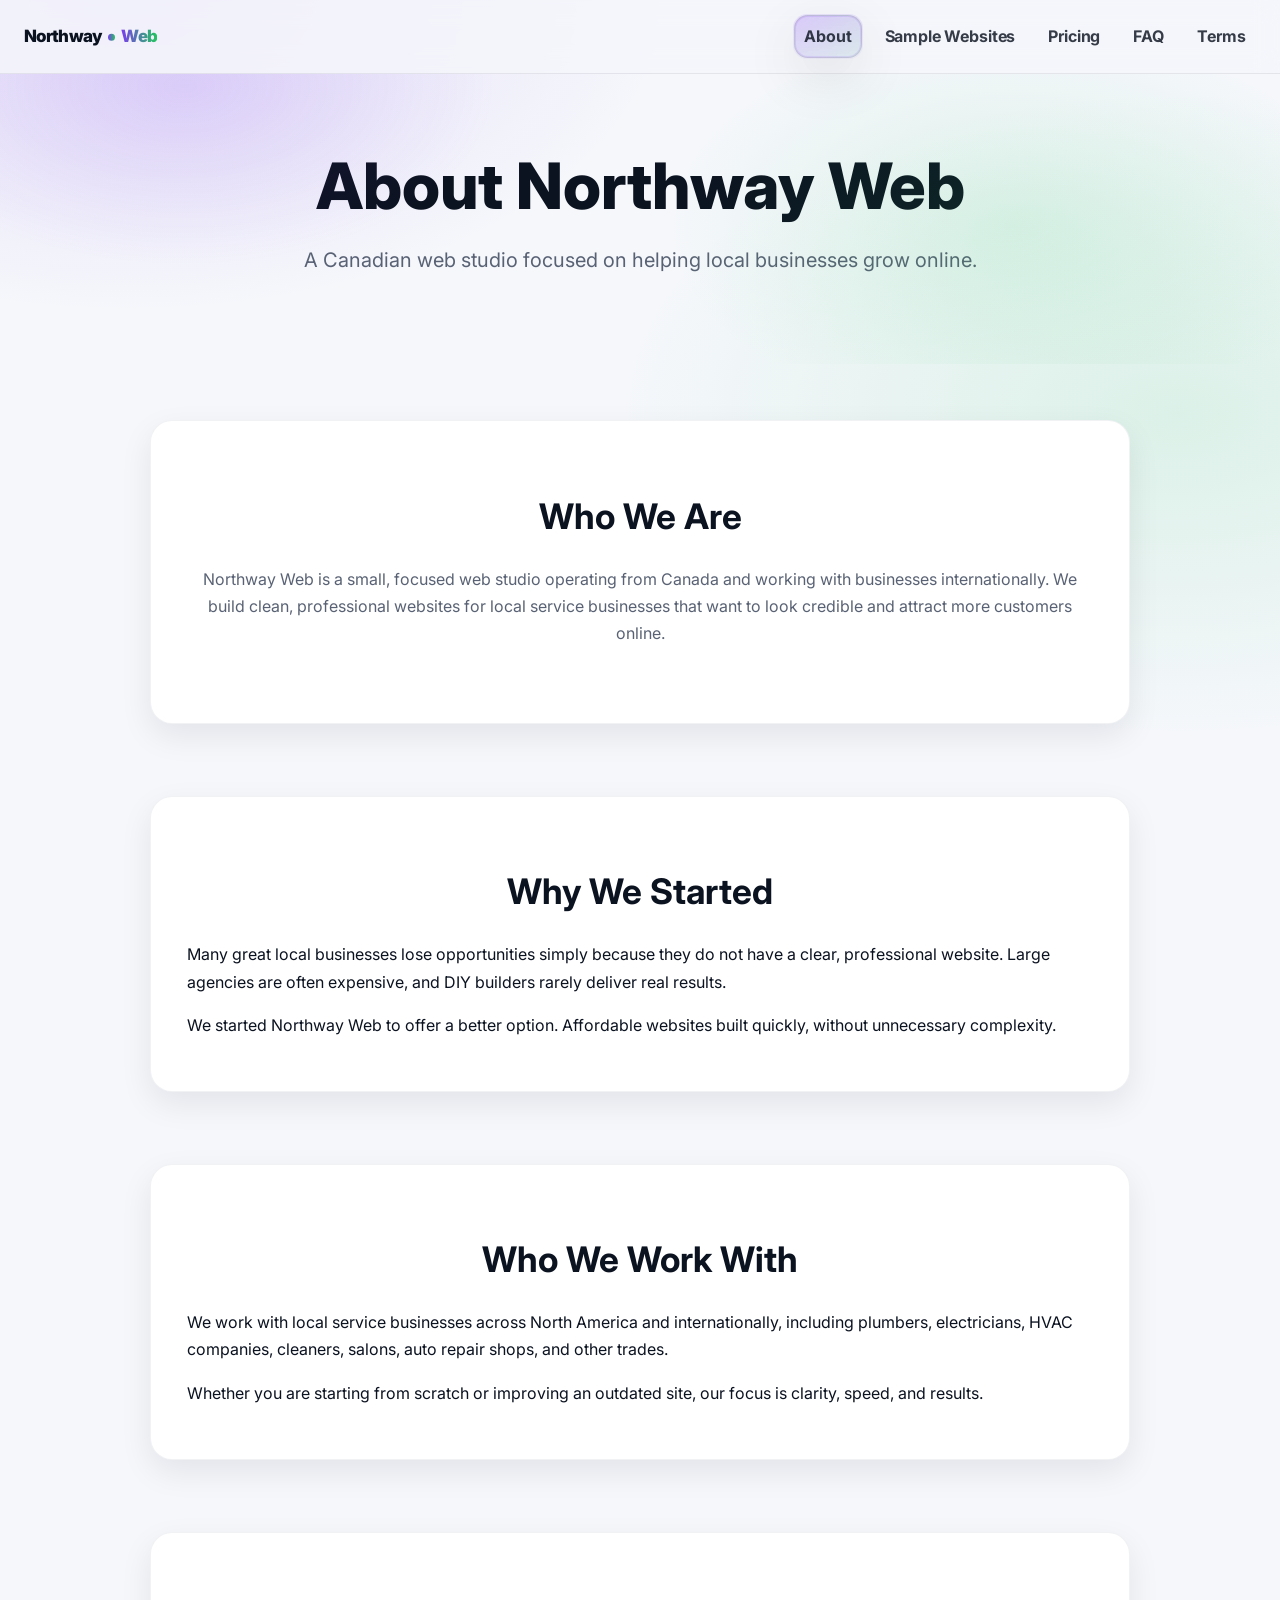
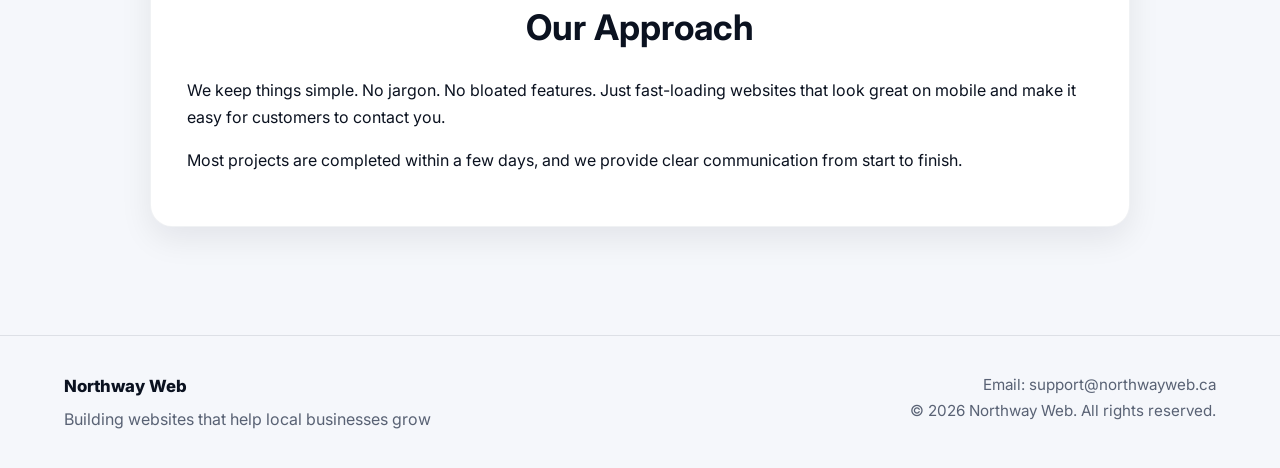
<file: about.html>
<!DOCTYPE html>
<html lang="en">
<head>
  <meta charset="UTF-8">
  <meta name="viewport" content="width=device-width, initial-scale=1.0">
  <title>About Us | Northway Web</title>
  <link rel="canonical" href="https://northwayweb.ca/about.html" />
  <link rel="icon" type="image/png" href="/assets/northway-logo.png" />
  <link rel="apple-touch-icon" href="/assets/northway-logo.png" />
  <link rel="stylesheet" href="css/styles.css?v=20260130-06">
</head>
<body class="about-page">

  <div class="topbar">
    <nav class="top-nav" id="site-nav">
      <div class="container top-nav-inner">
        <a href="/" class="brand-logo" aria-label="Northway Web">
          <span class="brand-wordmark" aria-hidden="true">
            <span>Northway</span>
            <span class="wm-dot"></span>
            <span class="wm-accent">Web</span>
          </span>
          <span class="visually-hidden">Northway Web</span>
        </a>

        <button class="site-nav-toggle" type="button" aria-label="Open menu" aria-expanded="false" aria-controls="site-nav-menu">
          <span class="site-nav-toggle-bars" aria-hidden="true"></span>
        </button>

        <div class="site-nav-drawer" id="site-nav-menu">
          <div class="site-nav-links" aria-label="Primary">
            <a href="/about.html">About</a>
            <a href="/#demo-websites">Sample Websites</a>
            <a href="/#pricing">Pricing</a>
            <a href="/#faq">FAQ</a>
            <a href="/terms.html">Terms</a>
          </div>
        </div>
      </div>
    </nav>
  </div>

  <header class="hero">
    <div class="container">
      <h1>About Northway Web</h1>
      <p class="supporting">
        A Canadian web studio focused on helping local businesses grow online.
      </p>
    </div>
  </header>

  <main>

    <section>
      <div class="container">
        <h2>Who We Are</h2>
        <p class="section-intro wide">
          Northway Web is a small, focused web studio operating from Canada and working with businesses internationally.
          We build clean, professional websites for local service businesses
          that want to look credible and attract more customers online.
        </p>
      </div>
    </section>

    <section>
      <div class="container">
        <h2>Why We Started</h2>
        <p>
          Many great local businesses lose opportunities simply because they do not
          have a clear, professional website. Large agencies are often expensive,
          and DIY builders rarely deliver real results.
        </p>
        <p>
          We started Northway Web to offer a better option.
          Affordable websites built quickly, without unnecessary complexity.
        </p>
      </div>
    </section>

    <section>
      <div class="container">
        <h2>Who We Work With</h2>
        <p>
          We work with local service businesses across North America and internationally,
          including plumbers, electricians, HVAC companies, cleaners,
          salons, auto repair shops, and other trades.
        </p>
        <p>
          Whether you are starting from scratch or improving an outdated site,
          our focus is clarity, speed, and results.
        </p>
      </div>
    </section>

    <section>
      <div class="container">
        <h2>Our Approach</h2>
        <p>
          We keep things simple. No jargon. No bloated features.
          Just fast-loading websites that look great on mobile
          and make it easy for customers to contact you.
        </p>
        <p>
          Most projects are completed within a few days,
          and we provide clear communication from start to finish.
        </p>
      </div>
    </section>

  </main>

  <footer class="footer" id="footer">
  <div class="container">
    <div class="foot">
      <div class="foot-left">
        <div class="footer-brand">Northway Web</div>
        <div class="footer-tagline">
          Building websites that help local businesses grow
        </div>
      </div>

      <div class="foot-right">
        <div class="footer-contact">Email: support@northwayweb.ca</div>
        <div class="footer-location">
          © <span id="year"></span> Northway Web. All rights reserved.
        </div>
      </div>
    </div>
  </div>
</footer>

  <script src="js/main.js?v=20260130-04"></script>
</body>
</html>
</file>
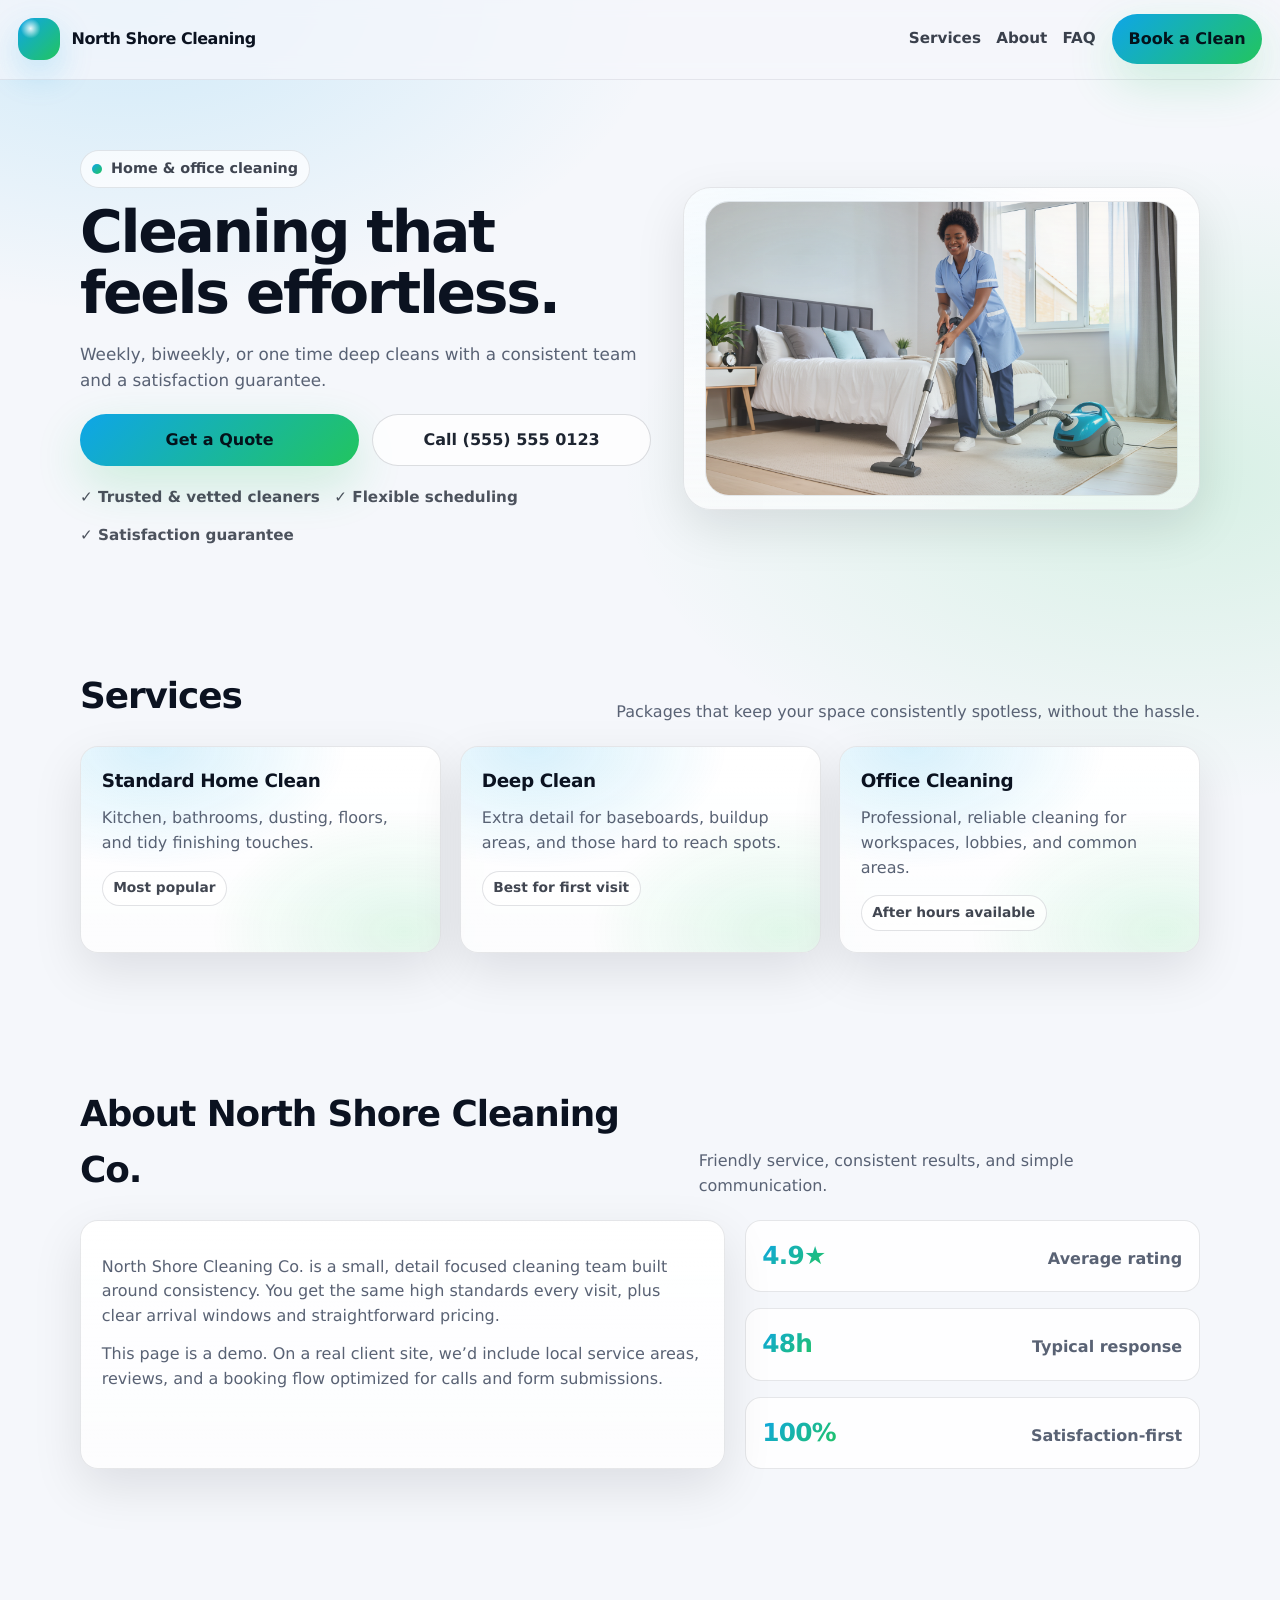
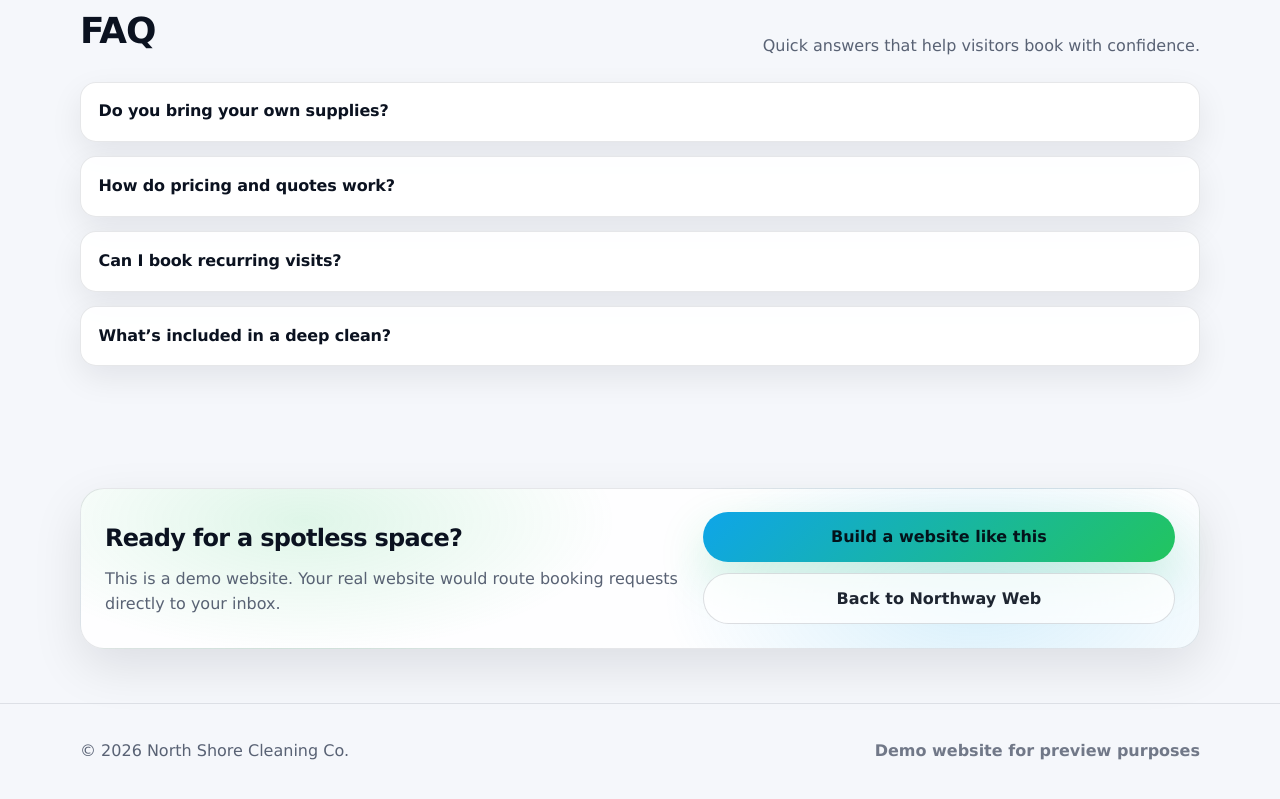
<file: demo-cleaning.html>
<!DOCTYPE html>
<html lang="en">
<head>
  <meta charset="UTF-8" />
  <meta name="viewport" content="width=device-width, initial-scale=1.0" />
  <meta http-equiv="X-UA-Compatible" content="IE=edge" />
  <title>North Shore Cleaning Co. | Home & Office Cleaning</title>
  <link rel="canonical" href="https://northwayweb.ca/demo-cleaning.html" />
  <link rel="icon" type="image/png" href="/assets/northway-logo.png" />
  <link rel="apple-touch-icon" href="/assets/northway-logo.png" />
  <link rel="stylesheet" href="css/demo-cleaning.css?v=20260130-03" />
</head>
<body>

  <div class="topbar">
    <div class="container">
      <div class="nav">
        <a class="brand" href="#top" aria-label="North Shore Cleaning Co.">
          <span class="brand-mark" aria-hidden="true"></span>
          <span>North Shore Cleaning</span>
        </a>

        <button class="nav-toggle" type="button" aria-label="Open menu" aria-expanded="false" aria-controls="nav-menu">
          <span class="nav-toggle-bars" aria-hidden="true"></span>
        </button>

        <div class="nav-drawer" id="nav-menu">
          <div class="nav-links" aria-label="Primary">
            <a href="#services">Services</a>
            <a href="#about">About</a>
            <a href="#faq">FAQ</a>
          </div>

          <div class="nav-actions">
            <a class="btn btn-primary" href="#book">Book a Clean</a>
          </div>
        </div>
      </div>
    </div>
  </div>

  <header class="hero" id="top">
    <div class="container hero-grid">
      <div>
        <div class="kicker"><span class="dot" aria-hidden="true"></span>Home & office cleaning</div>
        <h1>Cleaning that feels effortless.</h1>
        <p>
          Weekly, biweekly, or one time deep cleans with a consistent team and a satisfaction guarantee.
        </p>

        <div class="hero-actions">
          <a class="btn btn-primary" href="#book">Get a Quote</a>
          <a class="btn" href="tel:+15555550123">Call (555) 555 0123</a>
        </div>

        <div class="hero-trust">
          <span>✓ Trusted & vetted cleaners</span>
          <span>✓ Flexible scheduling</span>
          <span>✓ Satisfaction guarantee</span>
        </div>
      </div>

      <div class="hero-media" aria-label="Cleaning gallery">
        <div class="hero-rotator" data-hero-images="/assets/hero-cleaning-01.webp,/assets/hero-cleaning-02.webp" aria-hidden="true">
          <img class="hero-rotator-img is-a" alt="" decoding="async" loading="eager" />
          <img class="hero-rotator-img is-b" alt="" decoding="async" loading="eager" />
        </div>
      </div>
    </div>
  </header>

  <main>

    <section id="services">
      <div class="container">
        <div class="section-head">
          <h2>Services</h2>
          <p>Packages that keep your space consistently spotless, without the hassle.</p>
        </div>

        <div class="grid">
          <div class="card service">
            <h3>Standard Home Clean</h3>
            <p>Kitchen, bathrooms, dusting, floors, and tidy finishing touches.</p>
            <span class="tag">Most popular</span>
          </div>

          <div class="card service">
            <h3>Deep Clean</h3>
            <p>Extra detail for baseboards, buildup areas, and those hard to reach spots.</p>
            <span class="tag">Best for first visit</span>
          </div>

          <div class="card service">
            <h3>Office Cleaning</h3>
            <p>Professional, reliable cleaning for workspaces, lobbies, and common areas.</p>
            <span class="tag">After hours available</span>
          </div>
        </div>
      </div>
    </section>

    <section id="about">
      <div class="container">
        <div class="section-head">
          <h2>About North Shore Cleaning Co.</h2>
          <p>Friendly service, consistent results, and simple communication.</p>
        </div>

        <div class="grid">
          <div class="card about">
            <p>
              North Shore Cleaning Co. is a small, detail focused cleaning team built around consistency.
              You get the same high standards every visit, plus clear arrival windows and straightforward pricing.
            </p>
            <p>
              This page is a demo. On a real client site, we’d include local service areas, reviews, and a booking flow
              optimized for calls and form submissions.
            </p>
          </div>

          <div class="stats">
            <div class="stat"><strong>4.9★</strong><span>Average rating</span></div>
            <div class="stat"><strong>48h</strong><span>Typical response</span></div>
            <div class="stat"><strong>100%</strong><span>Satisfaction-first</span></div>
          </div>
        </div>
      </div>
    </section>

    <section id="faq">
      <div class="container">
        <div class="section-head">
          <h2>FAQ</h2>
          <p>Quick answers that help visitors book with confidence.</p>
        </div>

        <div class="faq">
          <details>
            <summary>Do you bring your own supplies?</summary>
            <p>Yes. We arrive with the basics. If you prefer certain products, we can use them instead.</p>
          </details>

          <details>
            <summary>How do pricing and quotes work?</summary>
            <p>Quotes are based on size, frequency, and service type. You’ll always know what to expect up front.</p>
          </details>

          <details>
            <summary>Can I book recurring visits?</summary>
            <p>Absolutely. Weekly and biweekly bookings are available for predictable, consistent upkeep.</p>
          </details>

          <details>
            <summary>What’s included in a deep clean?</summary>
            <p>Extra detail work such as baseboards, buildup areas, and targeted attention to high touch surfaces.</p>
          </details>
        </div>
      </div>
    </section>

    <section class="cta-band" id="book">
      <div class="container">
        <div class="cta-inner">
          <div>
            <h2>Ready for a spotless space?</h2>
            <p>This is a demo website. Your real website would route booking requests directly to your inbox.</p>
          </div>

          <div class="actions">
            <a class="btn btn-primary" href="/#contact">Build a website like this</a>
            <a class="btn" href="/">Back to Northway Web</a>
          </div>
        </div>
      </div>
    </section>

  </main>

  <footer>
    <div class="container">
      <div class="foot">
        <div>© <span id="year"></span> North Shore Cleaning Co.</div>
        <div class="mini">Demo website for preview purposes</div>
      </div>
    </div>
  </footer>

  <script src="js/main.js?v=20260130-04"></script>
</body>
</html>
</file>
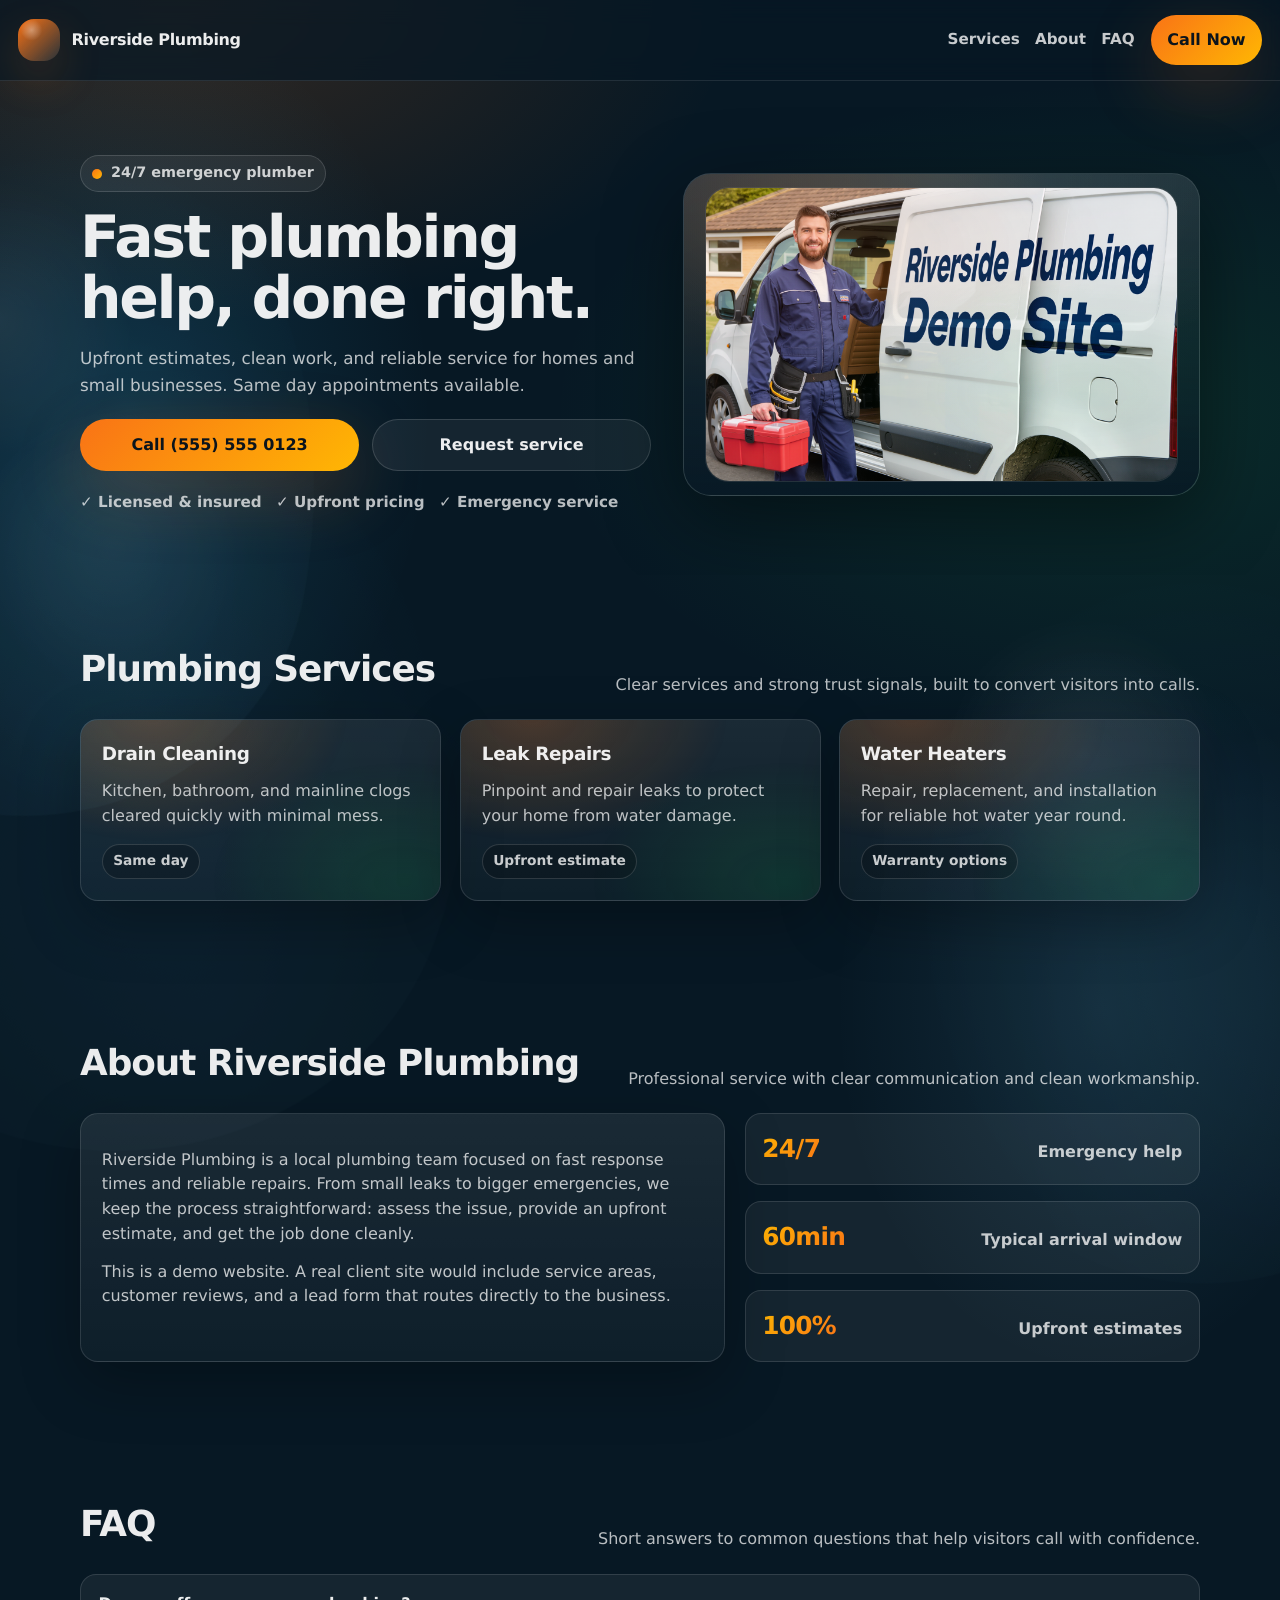
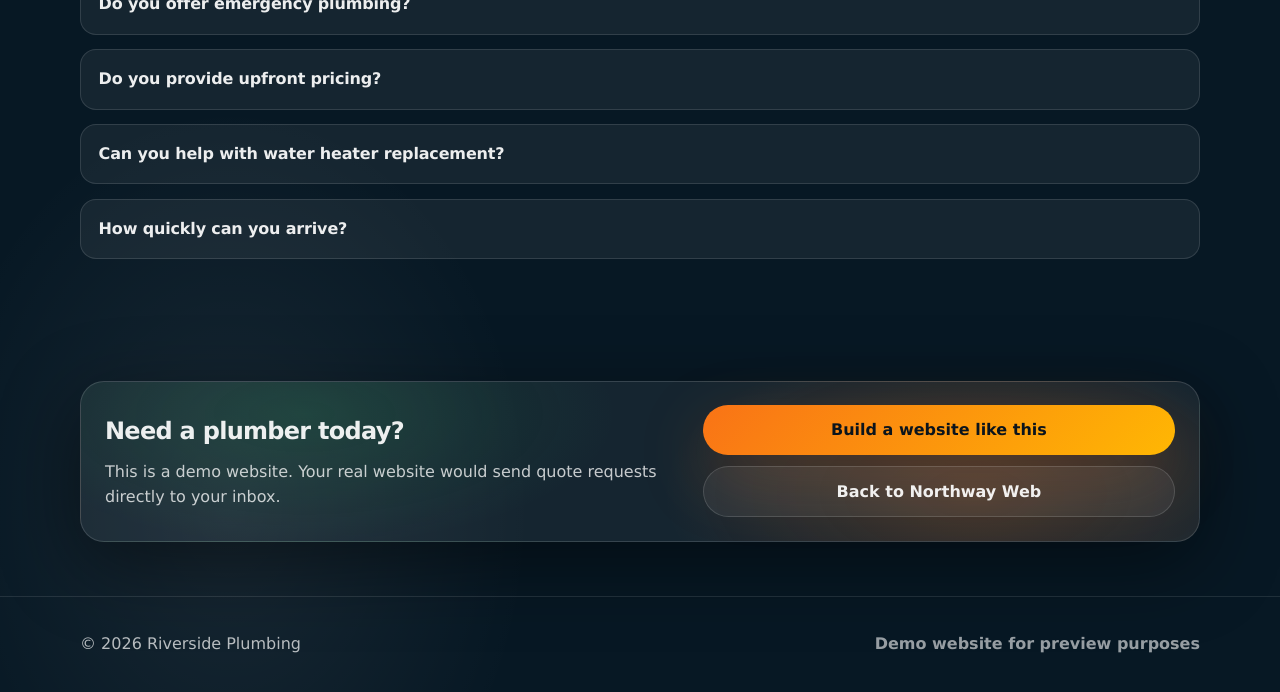
<file: demo-plumbing.html>
<!DOCTYPE html>
<html lang="en">
<head>
  <meta charset="UTF-8" />
  <meta name="viewport" content="width=device-width, initial-scale=1.0" />
  <meta http-equiv="X-UA-Compatible" content="IE=edge" />
  <title>Riverside Plumbing | 24/7 Emergency Plumber</title>
  <link rel="canonical" href="https://northwayweb.ca/demo-plumbing.html" />
  <link rel="icon" type="image/png" href="/assets/northway-logo.png" />
  <link rel="apple-touch-icon" href="/assets/northway-logo.png" />
  <link rel="stylesheet" href="css/demo-plumbing.css?v=20260130-03" />
</head>
<body>

  <span class="water-drop drop-1" aria-hidden="true"></span>
  <span class="water-drop drop-2" aria-hidden="true"></span>
  <span class="water-drop drop-3" aria-hidden="true"></span>

  <div class="topbar">
    <div class="container">
      <div class="nav">
        <a class="brand" href="#top" aria-label="Riverside Plumbing">
          <span class="brand-mark" aria-hidden="true"></span>
          <span>Riverside Plumbing</span>
        </a>

        <button class="nav-toggle" type="button" aria-label="Open menu" aria-expanded="false" aria-controls="nav-menu">
          <span class="nav-toggle-bars" aria-hidden="true"></span>
        </button>

        <div class="nav-drawer" id="nav-menu">
          <div class="nav-links" aria-label="Primary">
            <a href="#services">Services</a>
            <a href="#about">About</a>
            <a href="#faq">FAQ</a>
          </div>

          <div class="nav-actions">
            <a class="btn btn-primary" href="tel:+15555550123">Call Now</a>
          </div>
        </div>
      </div>
    </div>
  </div>

  <header class="hero" id="top">
    <div class="container hero-grid">
      <div>
        <div class="kicker"><span class="dot" aria-hidden="true"></span>24/7 emergency plumber</div>
        <h1>Fast plumbing help, <span class="mobile-break">done right.</span></h1>
        <p>
          Upfront estimates, clean work, and reliable service for homes and small businesses.
          Same day appointments available.
        </p>

        <div class="hero-actions">
          <a class="btn btn-primary" href="tel:+15555550123">Call (555) 555 0123</a>
          <a class="btn" href="#quote">Request service</a>
        </div>

        <div class="hero-trust">
          <span>✓ Licensed & insured</span>
          <span>✓ Upfront pricing</span>
          <span>✓ Emergency service</span>
        </div>
      </div>

      <div class="hero-panel" aria-hidden="true">
        <div class="hero-rotator" data-hero-images="/assets/hero-plumbing-01.webp,/assets/hero-plumbing-02.webp" aria-hidden="true">
          <img class="hero-rotator-img is-a" alt="" decoding="async" loading="eager" />
          <img class="hero-rotator-img is-b" alt="" decoding="async" loading="eager" />
        </div>
      </div>
    </div>
  </header>

  <main>

    <section id="services">
      <div class="container">
        <div class="section-head">
          <h2>Plumbing Services</h2>
          <p>Clear services and strong trust signals, built to convert visitors into calls.</p>
        </div>

        <div class="grid">
          <div class="card service">
            <h3>Drain Cleaning</h3>
            <p>Kitchen, bathroom, and mainline clogs cleared quickly with minimal mess.</p>
            <span class="tag">Same day</span>
          </div>

          <div class="card service">
            <h3>Leak Repairs</h3>
            <p>Pinpoint and repair leaks to protect your home from water damage.</p>
            <span class="tag">Upfront estimate</span>
          </div>

          <div class="card service">
            <h3>Water Heaters</h3>
            <p>Repair, replacement, and installation for reliable hot water year round.</p>
            <span class="tag">Warranty options</span>
          </div>
        </div>
      </div>
    </section>

    <section id="about">
      <div class="container">
        <div class="section-head">
          <h2>About Riverside Plumbing</h2>
          <p>Professional service with clear communication and clean workmanship.</p>
        </div>

        <div class="grid">
          <div class="card about">
            <p>
              Riverside Plumbing is a local plumbing team focused on fast response times and reliable repairs.
              From small leaks to bigger emergencies, we keep the process straightforward: assess the issue,
              provide an upfront estimate, and get the job done cleanly.
            </p>
            <p>
              This is a demo website. A real client site would include service areas, customer reviews, and a
              lead form that routes directly to the business.
            </p>
          </div>

          <div class="stats">
            <div class="stat"><strong>24/7</strong><span>Emergency help</span></div>
            <div class="stat"><strong>60min</strong><span>Typical arrival window</span></div>
            <div class="stat"><strong>100%</strong><span>Upfront estimates</span></div>
          </div>
        </div>
      </div>
    </section>

    <section id="faq">
      <div class="container">
        <div class="section-head">
          <h2>FAQ</h2>
          <p>Short answers to common questions that help visitors call with confidence.</p>
        </div>

        <div class="faq">
          <details>
            <summary>Do you offer emergency plumbing?</summary>
            <p>Yes. We offer 24/7 emergency response for urgent leaks, backups, and no hot water situations.</p>
          </details>

          <details>
            <summary>Do you provide upfront pricing?</summary>
            <p>We provide a clear estimate before work begins, so there are no surprises.</p>
          </details>

          <details>
            <summary>Can you help with water heater replacement?</summary>
            <p>Yes. We can diagnose, repair, or replace water heaters and help you choose the right size.</p>
          </details>

          <details>
            <summary>How quickly can you arrive?</summary>
            <p>Availability varies by day, but we often offer same day appointments and emergency dispatch.</p>
          </details>
        </div>
      </div>
    </section>

    <section class="cta-band" id="quote">
      <div class="container">
        <div class="cta-inner">
          <div>
            <h2>Need a plumber today?</h2>
            <p>This is a demo website. Your real website would send quote requests directly to your inbox.</p>
          </div>

          <div class="actions">
            <a class="btn btn-primary" href="/#contact">Build a website like this</a>
            <a class="btn" href="/">Back to Northway Web</a>
          </div>
        </div>
      </div>
    </section>

  </main>

  <footer>
    <div class="container">
      <div class="foot">
        <div>© <span id="year"></span> Riverside Plumbing</div>
        <div class="mini">Demo website for preview purposes</div>
      </div>
    </div>
  </footer>

  <script src="js/main.js?v=20260130-04"></script>
</body>
</html>
</file>
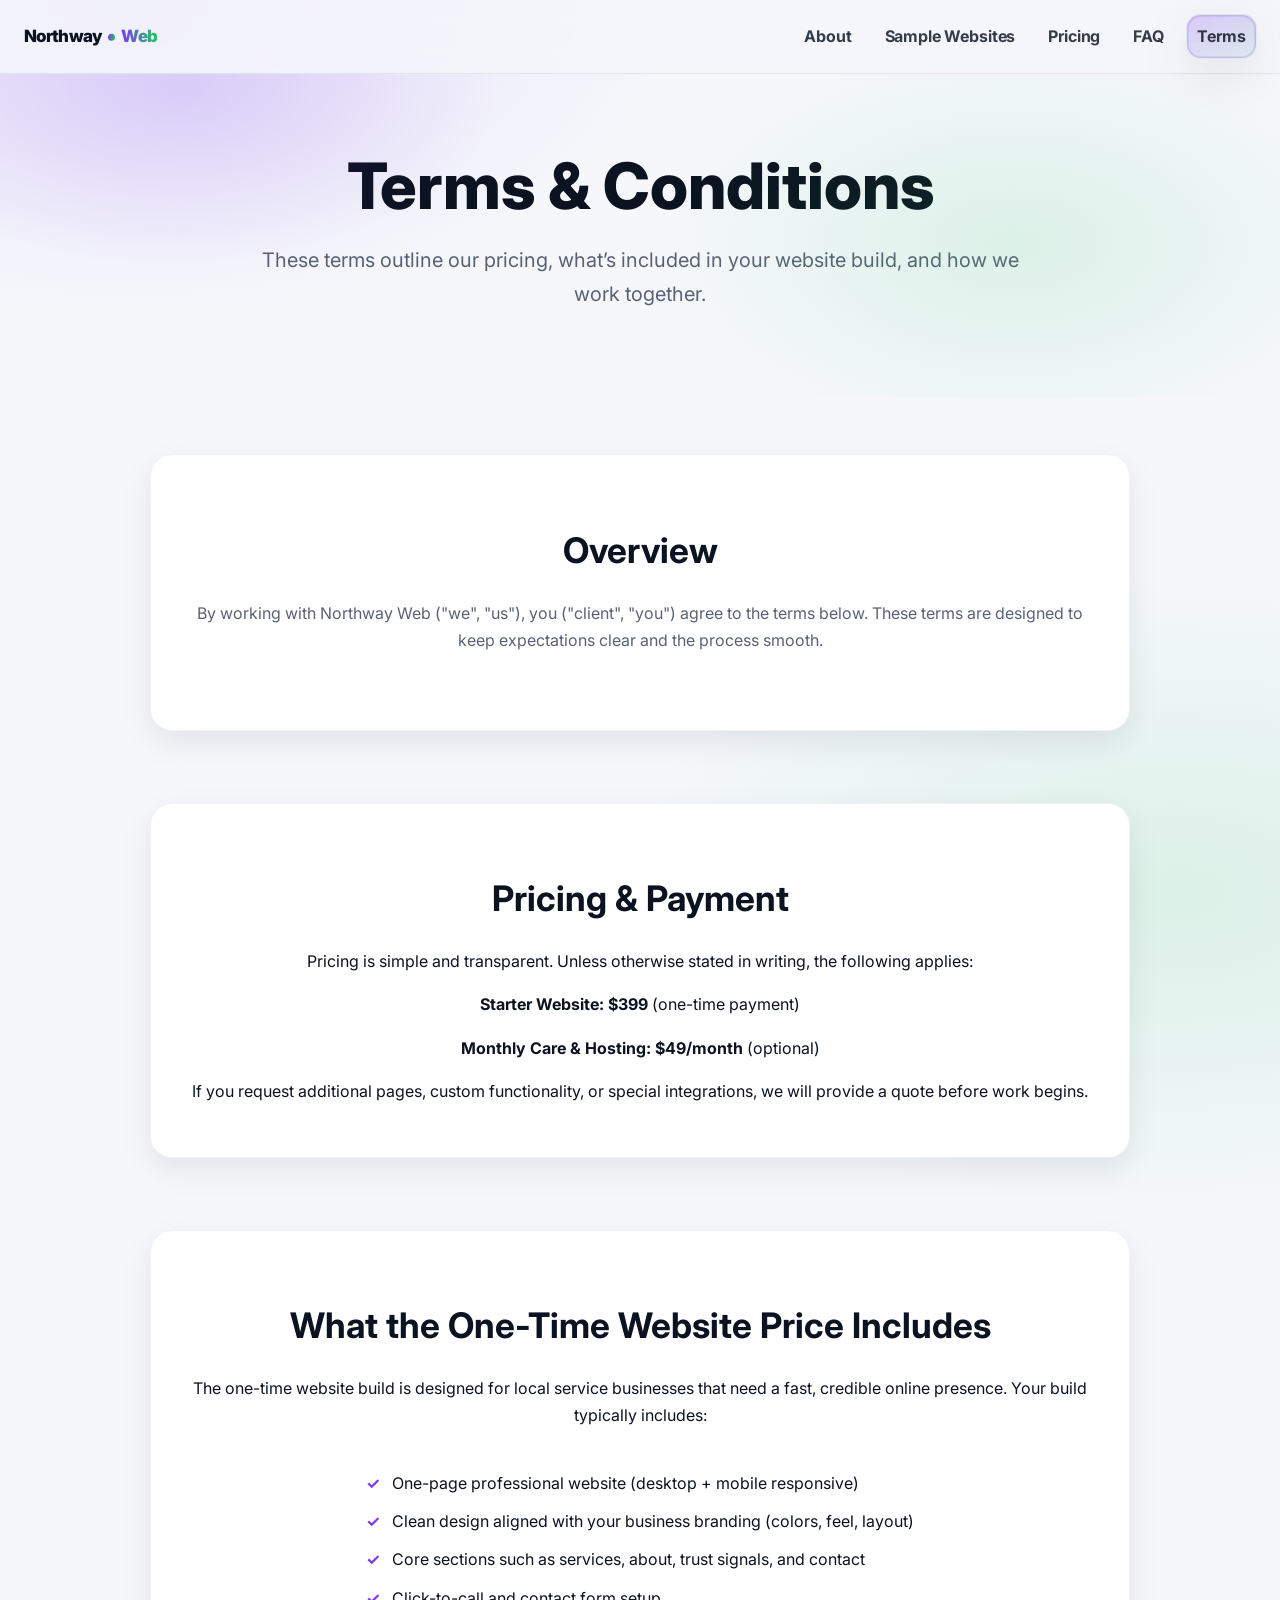
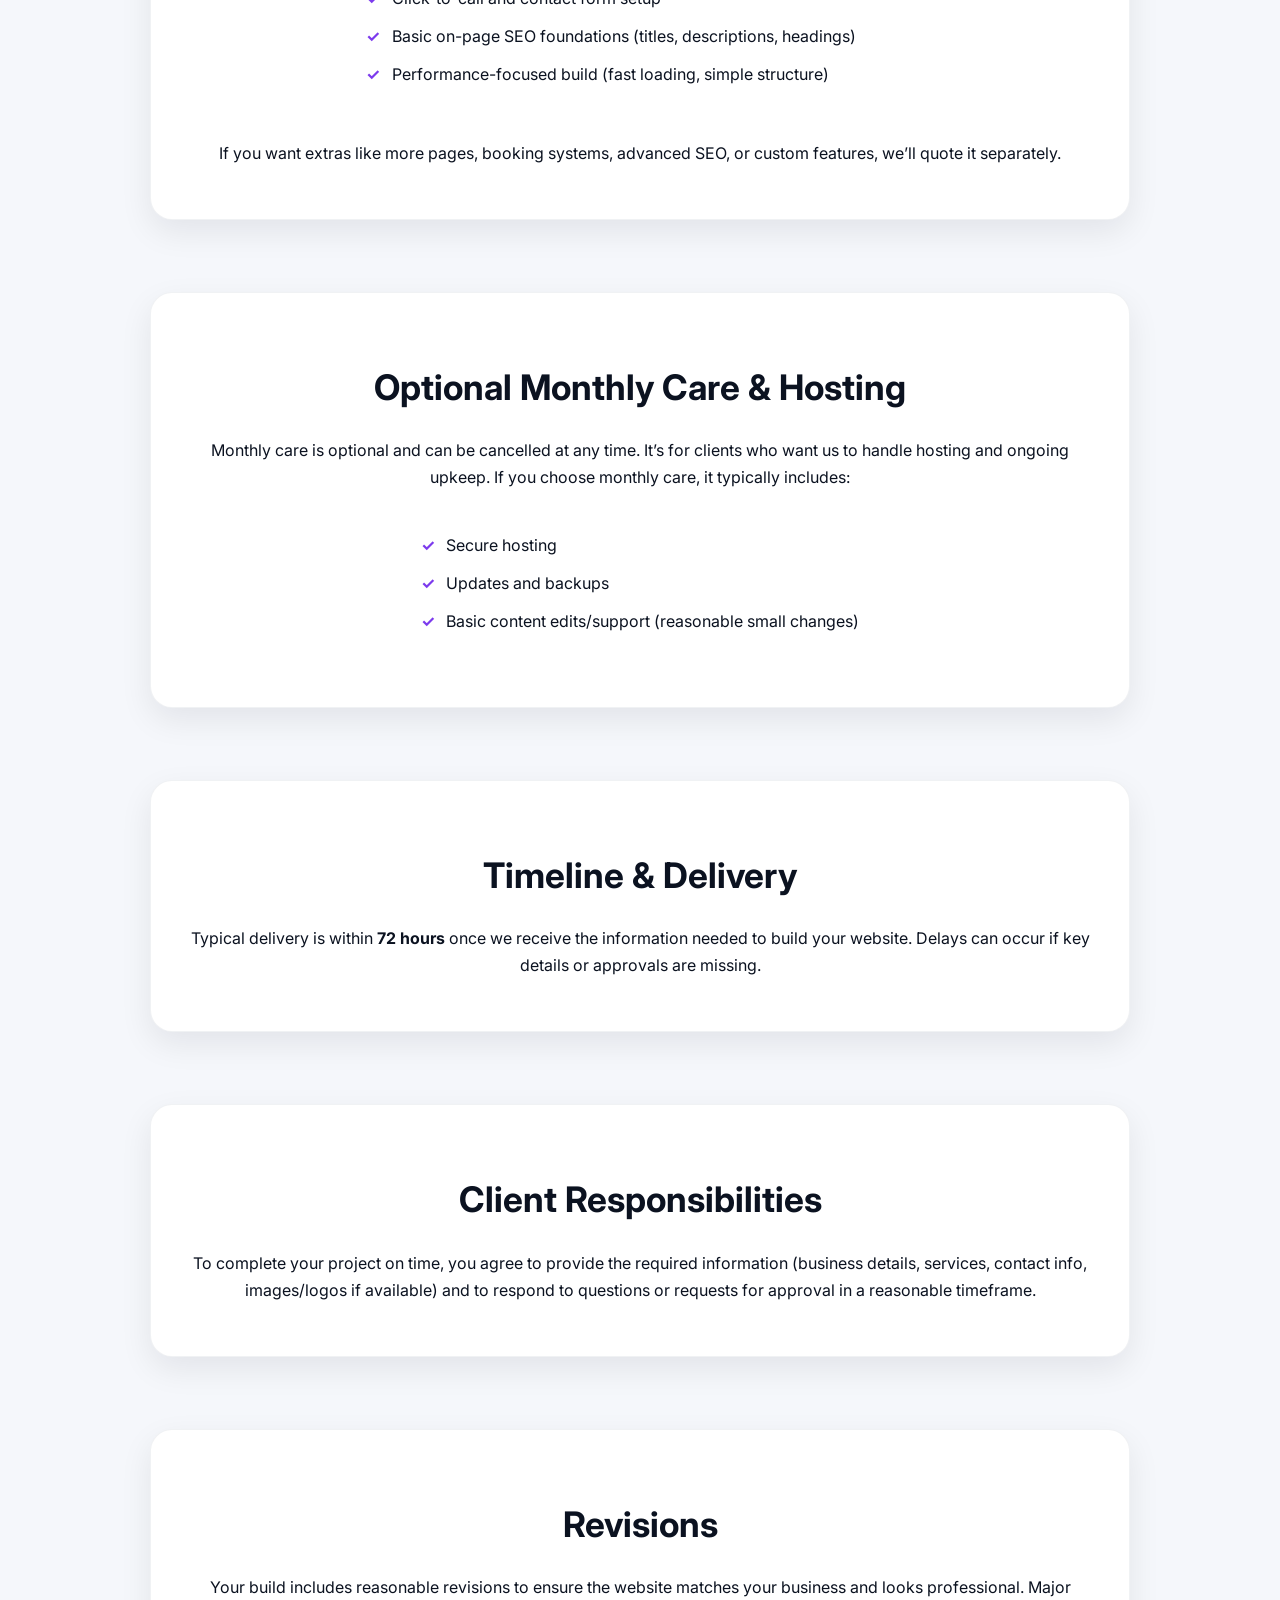
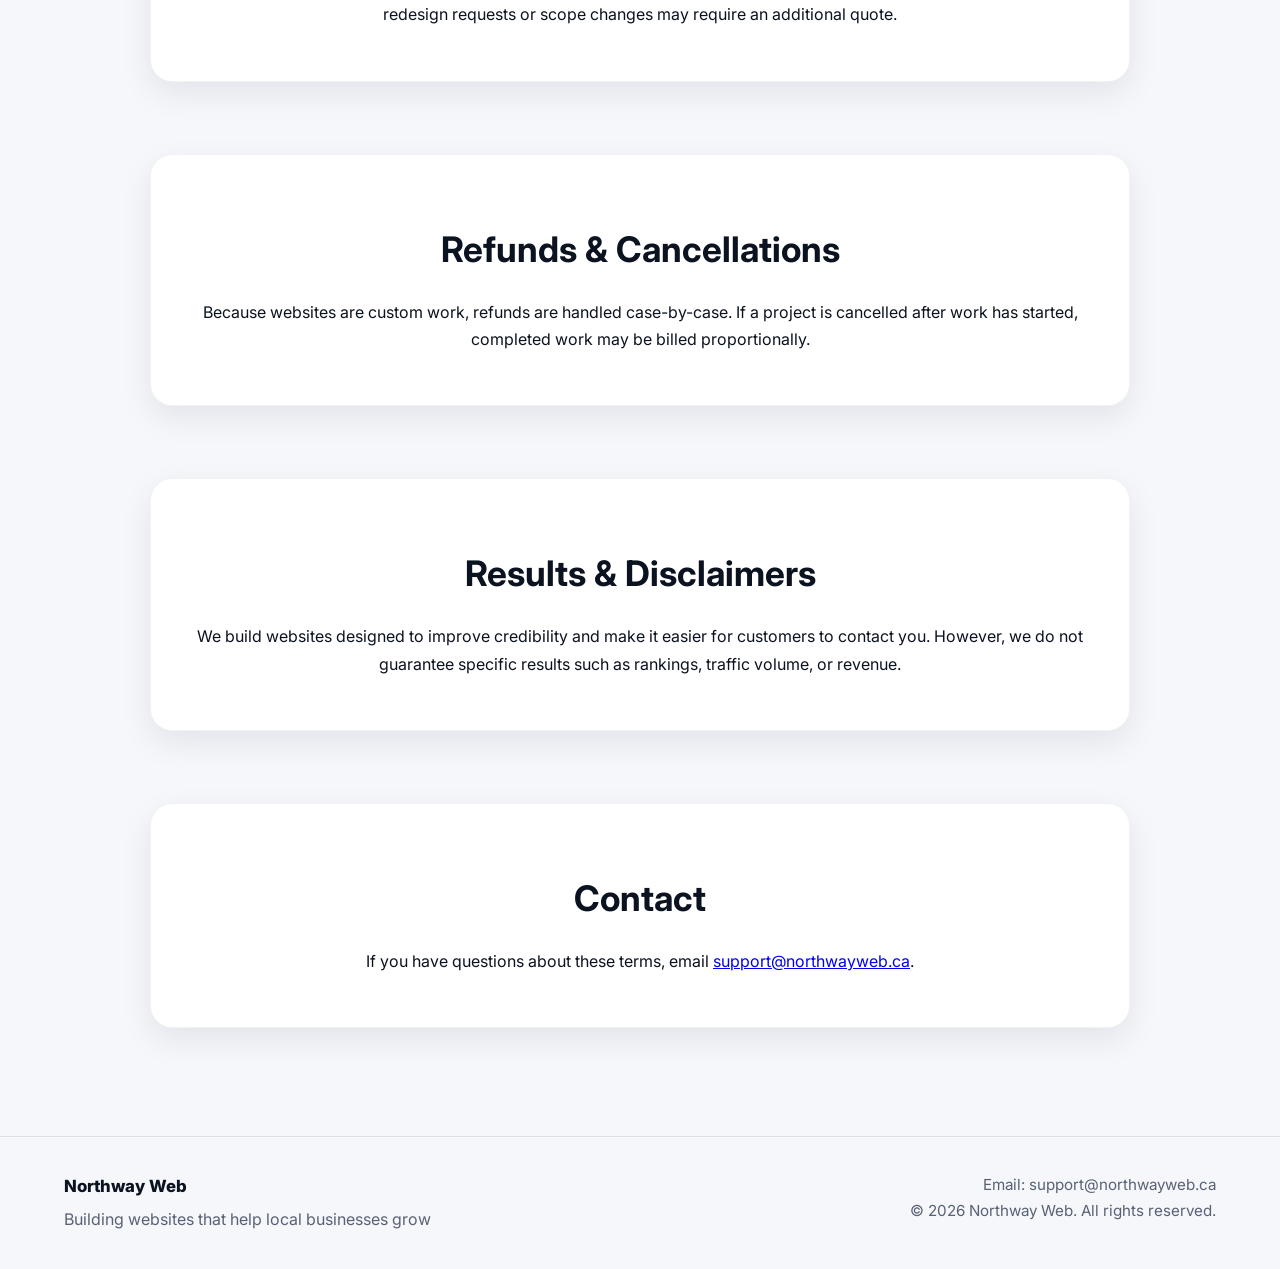
<file: terms.html>
<!DOCTYPE html>
<html lang="en">
<head>
  <meta charset="UTF-8" />
  <meta name="viewport" content="width=device-width, initial-scale=1.0" />
  <meta http-equiv="X-UA-Compatible" content="IE=edge" />
  <title>Terms & Conditions | Northway Web</title>
  <meta name="description" content="Northway Web Terms & Conditions covering pricing, one-time website build inclusions, optional monthly care, timelines, revisions, and policies." />
  <link rel="canonical" href="https://northwayweb.ca/terms.html" />
  <link rel="icon" type="image/png" href="/assets/northway-logo.png" />
  <link rel="apple-touch-icon" href="/assets/northway-logo.png" />
  <link rel="stylesheet" href="css/styles.css?v=20260130-06" />
</head>

<body class="terms-page">

  <div class="topbar">
    <nav class="top-nav" id="site-nav">
      <div class="container top-nav-inner">
        <a href="/" class="brand-logo" aria-label="Northway Web">
          <span class="brand-wordmark" aria-hidden="true">
            <span>Northway</span>
            <span class="wm-dot"></span>
            <span class="wm-accent">Web</span>
          </span>
          <span class="visually-hidden">Northway Web</span>
        </a>

        <button class="site-nav-toggle" type="button" aria-label="Open menu" aria-expanded="false" aria-controls="site-nav-menu">
          <span class="site-nav-toggle-bars" aria-hidden="true"></span>
        </button>

        <div class="site-nav-drawer" id="site-nav-menu">
          <div class="site-nav-links" aria-label="Primary">
            <a href="/about.html">About</a>
            <a href="/#demo-websites">Sample Websites</a>
            <a href="/#pricing">Pricing</a>
            <a href="/#faq">FAQ</a>
            <a href="/terms.html">Terms</a>
          </div>
        </div>
      </div>
    </nav>
  </div>

  <header class="hero">
    <div class="container">
      <h1>Terms & Conditions</h1>
      <p class="supporting">
        These terms outline our pricing, what’s included in your website build, and how we work together.
      </p>
    </div>
  </header>

  <main>

    <section>
      <div class="container">
        <h2>Overview</h2>
        <p class="section-intro wide">
          By working with Northway Web ("we", "us"), you ("client", "you") agree to the terms below.
          These terms are designed to keep expectations clear and the process smooth.
        </p>
      </div>
    </section>

    <section>
      <div class="container">
        <h2>Pricing & Payment</h2>
        <p>
          Pricing is simple and transparent. Unless otherwise stated in writing, the following applies:
        </p>
        <p>
          <strong>Starter Website:</strong> <strong>$399</strong> (one-time payment)
        </p>
        <p>
          <strong>Monthly Care & Hosting:</strong> <strong>$49/month</strong> (optional)
        </p>
        <p>
          If you request additional pages, custom functionality, or special integrations, we will provide a quote before work begins.
        </p>
      </div>
    </section>

    <section>
      <div class="container">
        <h2>What the One-Time Website Price Includes</h2>
        <p>
          The one-time website build is designed for local service businesses that need a fast, credible online presence.
          Your build typically includes:
        </p>
        <ul class="pricing-features">
          <li>One-page professional website (desktop + mobile responsive)</li>
          <li>Clean design aligned with your business branding (colors, feel, layout)</li>
          <li>Core sections such as services, about, trust signals, and contact</li>
          <li>Click-to-call and contact form setup</li>
          <li>Basic on-page SEO foundations (titles, descriptions, headings)</li>
          <li>Performance-focused build (fast loading, simple structure)</li>
        </ul>
        <p>
          If you want extras like more pages, booking systems, advanced SEO, or custom features, we’ll quote it separately.
        </p>
      </div>
    </section>

    <section>
      <div class="container">
        <h2>Optional Monthly Care & Hosting</h2>
        <p>
          Monthly care is optional and can be cancelled at any time. It’s for clients who want us to handle hosting and ongoing upkeep.
          If you choose monthly care, it typically includes:
        </p>
        <ul class="pricing-features">
          <li>Secure hosting</li>
          <li>Updates and backups</li>
          <li>Basic content edits/support (reasonable small changes)</li>
        </ul>
      </div>
    </section>

    <section>
      <div class="container">
        <h2>Timeline & Delivery</h2>
        <p>
          Typical delivery is within <strong>72 hours</strong> once we receive the information needed to build your website.
          Delays can occur if key details or approvals are missing.
        </p>
      </div>
    </section>

    <section>
      <div class="container">
        <h2>Client Responsibilities</h2>
        <p>
          To complete your project on time, you agree to provide the required information (business details, services, contact info, images/logos if available)
          and to respond to questions or requests for approval in a reasonable timeframe.
        </p>
      </div>
    </section>

    <section>
      <div class="container">
        <h2>Revisions</h2>
        <p>
          Your build includes reasonable revisions to ensure the website matches your business and looks professional.
          Major redesign requests or scope changes may require an additional quote.
        </p>
      </div>
    </section>

    <section>
      <div class="container">
        <h2>Refunds & Cancellations</h2>
        <p>
          Because websites are custom work, refunds are handled case-by-case.
          If a project is cancelled after work has started, completed work may be billed proportionally.
        </p>
      </div>
    </section>

    <section>
      <div class="container">
        <h2>Results & Disclaimers</h2>
        <p>
          We build websites designed to improve credibility and make it easier for customers to contact you.
          However, we do not guarantee specific results such as rankings, traffic volume, or revenue.
        </p>
      </div>
    </section>

    <section>
      <div class="container">
        <h2>Contact</h2>
        <p>
          If you have questions about these terms, email <a href="mailto:support@northwayweb.ca">support@northwayweb.ca</a>.
        </p>
      </div>
    </section>

  </main>

  <footer class="footer" id="footer">
    <div class="container">
      <div class="foot">
        <div class="foot-left">
          <div class="footer-brand">Northway Web</div>
          <div class="footer-tagline">
            Building websites that help local businesses grow
          </div>
        </div>

        <div class="foot-right">
          <div class="footer-contact">Email: support@northwayweb.ca</div>
          <div class="footer-location">
            © <span id="year"></span> Northway Web. All rights reserved.
          </div>
        </div>
      </div>
    </div>
  </footer>

  <script src="js/main.js?v=20260130-04"></script>
</body>
</html>
</file>
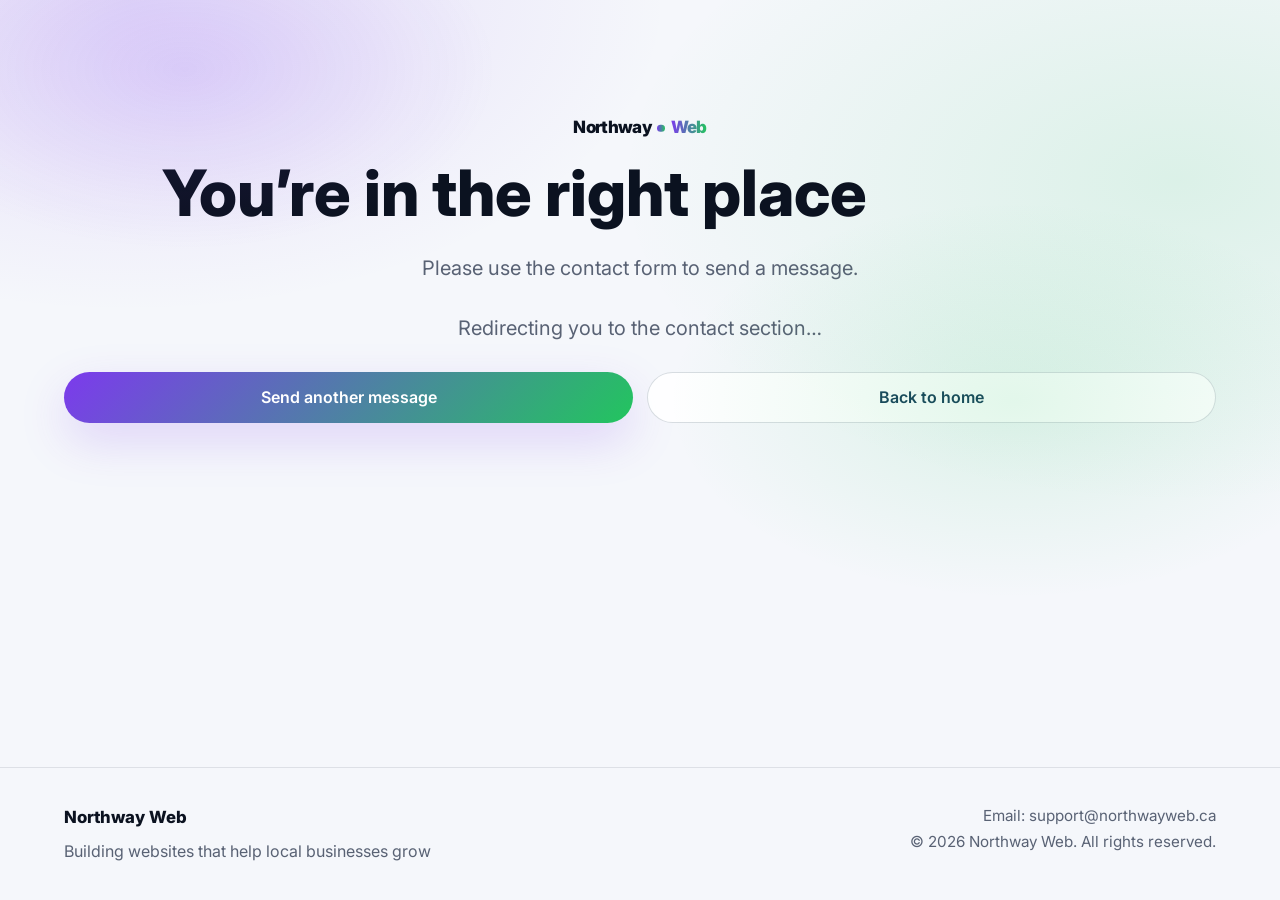
<file: thanks.html>
<!DOCTYPE html>
<html lang="en">
<head>
  <meta charset="UTF-8" />
  <meta name="viewport" content="width=device-width, initial-scale=1.0" />
  <meta http-equiv="X-UA-Compatible" content="IE=edge" />
  <meta name="robots" content="noindex, nofollow" />
  <title>Thank You | Northway Web</title>
  <link rel="icon" type="image/png" href="/assets/northway-logo.png" />
  <link rel="apple-touch-icon" href="/assets/northway-logo.png" />
  <link rel="stylesheet" href="css/styles.css?v=20260130-06" />
</head>
<body class="thanks-page">

  <header class="hero">
    <nav class="top-nav">
      <a href="/" class="brand-logo" aria-label="Northway Web">
        <span class="brand-wordmark" aria-hidden="true">
          <span>Northway</span>
          <span class="wm-dot"></span>
          <span class="wm-accent">Web</span>
        </span>
        <span class="visually-hidden">Northway Web</span>
      </a>
    </nav>

    <div class="container">
      <h1>Thank you! <span class="thanks-emoji" aria-hidden="true">😊</span></h1>
      <p class="supporting">
        Your message has been received. We will get back to you shortly.
      </p>
      <p class="supporting" id="thanks-note" style="display:none;"></p>
      <div class="thanks-actions">
        <a href="/#contact" class="cta-primary">Send another message</a>
        <a href="/" class="cta-secondary">Back to home</a>
      </div>
    </div>
  </header>

  <footer class="footer" id="footer">
    <div class="container">
      <div class="foot">
        <div class="foot-left">
          <div class="footer-brand">Northway Web</div>
          <div class="footer-tagline">
            Building websites that help local businesses grow
          </div>
        </div>

        <div class="foot-right">
          <div class="footer-contact">Email: support@northwayweb.ca</div>
          <div class="footer-location">
            © <span id="year"></span> Northway Web. All rights reserved.
          </div>
        </div>
      </div>
    </div>
  </footer>

  <script src="js/main.js?v=20260130-04"></script>
</body>
</html>
</file>
<file: css/styles.css>
/* ===============================
   Northway Web — Premium Agency CSS (FINAL)
   =============================== */

/* Fonts */
@import url('https://fonts.googleapis.com/css2?family=Inter:wght@400;500;600;700;800&display=swap');

/* Root Variables */
:root {
  --primary: #0b1220;
  --primary-dark: #071824;
  --accent: #7c3aed;
  --accent-dark: #5b21b6;
  --accent-rgb: 124, 58, 237;
  --accent2: #22c55e;
  --accent2-rgb: 34, 197, 94;
  --bg: #f5f7fb;
  --surface: rgba(255,255,255,0.86);
  --surface-solid: #ffffff;
  --border: rgba(15,23,42,0.10);
  --white: #ffffff;
  --text: #0b1220;
  --muted: rgba(75,85,104,0.92);
  --radius: 18px;
  --shadow-sm: 0 12px 32px rgba(2,8,23,0.08);
  --shadow-md: 0 18px 50px rgba(2,8,23,0.10);
  --shadow-lg: 0 24px 70px rgba(2,8,23,0.14);
}

/* Reset */
*,
*::before,
*::after {
  box-sizing: border-box;
}

html { scroll-behavior: smooth; }

.visually-hidden {
  position: absolute !important;
  width: 1px;
  height: 1px;
  padding: 0;
  margin: -1px;
  overflow: hidden;
  clip: rect(0, 0, 0, 0);
  white-space: nowrap;
  border: 0;
}

body {
  margin: 0;
  font-family: 'Inter', system-ui, sans-serif;
  background:
    radial-gradient(900px 520px at 10% 0%, rgba(var(--accent-rgb),0.14), transparent 60%),
    radial-gradient(900px 520px at 92% 20%, rgba(var(--accent2-rgb),0.12), transparent 62%),
    var(--bg);
  color: var(--text);
  line-height: 1.7;
  -webkit-font-smoothing: antialiased;
  -moz-osx-font-smoothing: grayscale;
  text-rendering: optimizeLegibility;
}

/* Container */
.container {
  max-width: 1200px;
  margin: 0 auto;
  padding: 0 1.5rem;
}

@media (min-width: 901px) {
  .topbar .container {
    max-width: none;
  }
}

/* ===============================
   HERO
   =============================== */
.hero {
  background: transparent;
  color: var(--text);
  text-align: left;
  padding: 4.6rem 0 3.8rem;
  position: relative;
  overflow: hidden;
}

.hero::before {
  content: "";
  position: absolute;
  inset: -30px;
  background:
    radial-gradient(520px 300px at 16% 12%, rgba(var(--accent-rgb),0.14), transparent 60%),
    radial-gradient(560px 320px at 78% 52%, rgba(var(--accent2-rgb),0.12), transparent 62%);
  pointer-events: none;
}

.hero-grid {
  display: grid;
  grid-template-columns: 1.05fr 0.95fr;
  gap: 2rem;
  align-items: center;
}

.hero-copy {
  position: relative;
  z-index: 1;
}

.hero-panel {
  position: relative;
  z-index: 1;
  width: 100%;
  max-width: 100%;
  justify-self: end;
  border-radius: calc(var(--radius) + 10px);
  border: 1px solid var(--border);
  background: linear-gradient(180deg, rgba(255,255,255,0.92), rgba(255,255,255,0.70));
  box-shadow: var(--shadow-lg);
  overflow: hidden;
  aspect-ratio: 16 / 10;
}

@media (min-width: 1100px) {
  .hero-grid.container {
    max-width: 1320px;
  }

  .hero-panel {
    width: calc(100% + 56px);
    transform: translateX(28px);
  }
}

.hero-panel::before {
  content: "";
  position: absolute;
  inset: 0;
  background:
    radial-gradient(420px 220px at 22% 12%, rgba(var(--accent-rgb),0.16), transparent 62%),
    radial-gradient(420px 240px at 78% 74%, rgba(var(--accent2-rgb),0.12), transparent 62%);
  opacity: 0.95;
  pointer-events: none;
}

.hero-mock {
  position: absolute;
  left: 50%;
  top: 50%;
  width: calc(100% - 36px);
  aspect-ratio: 16 / 10;
  transform: translate(-50%, -50%);
  border-radius: 22px;
  border: 1px solid rgba(15,23,42,0.10);
  background:
    linear-gradient(180deg, rgba(255,255,255,0.92), rgba(255,255,255,0.62));
  box-shadow: 0 18px 60px rgba(2,8,23,0.14);
  overflow: hidden;
  transition: opacity 420ms ease;
}

.hero-panel.has-hero-images .hero-mock {
  opacity: 0;
}

.hero-rotator {
  position: absolute;
  left: 50%;
  top: 50%;
  width: calc(100% - 36px);
  aspect-ratio: 16 / 10;
  transform: translate(-50%, -50%);
  border-radius: 22px;
  overflow: hidden;
  border: 1px solid rgba(15,23,42,0.10);
  z-index: 0;
  background: rgba(255,255,255,0.65);
}

.hero-rotator::after {
  content: "";
  position: absolute;
  inset: 0;
  background:
    radial-gradient(520px 240px at 20% 20%, rgba(var(--accent-rgb),0.16), transparent 60%),
    radial-gradient(520px 240px at 80% 70%, rgba(var(--accent2-rgb),0.12), transparent 60%);
  pointer-events: none;
  opacity: 0.65;
}

.hero-rotator-img {
  position: absolute;
  inset: 0;
  width: 100%;
  height: 100%;
  object-fit: cover;
  opacity: 0;
  transition: opacity 900ms ease;
}

.hero-rotator-img.is-active {
  opacity: 1;
}

.hero-mock::before {
  content: "";
  position: absolute;
  inset: 0;
  background:
    radial-gradient(520px 220px at 20% 20%, rgba(var(--accent2-rgb),0.12), transparent 60%),
    radial-gradient(520px 240px at 80% 70%, rgba(var(--accent-rgb),0.14), transparent 60%);
  pointer-events: none;
}

.hero-mock .mock-top {
  height: 46px;
  border-bottom: 1px solid rgba(15,23,42,0.08);
  background: rgba(255,255,255,0.70);
}

.hero-mock .mock-body {
  padding: 18px;
  display: grid;
  gap: 12px;
}

.hero-mock .mock-line {
  height: 12px;
  border-radius: 999px;
  background: rgba(15,23,42,0.10);
}

.hero-mock .mock-line.short { width: 58%; }
.hero-mock .mock-line.med { width: 78%; }
.hero-mock .mock-line.long { width: 92%; }

.topbar {
  position: -webkit-sticky;
  position: sticky;
  top: 0;
  left: 0;
  right: 0;
  z-index: 60;
  width: 100%;
  backdrop-filter: blur(12px);
  background: rgba(245,247,251,0.78);
  border-bottom: 1px solid rgba(15,23,42,0.08);
}

.top-nav {
  position: relative;
  padding: 0.95rem 0;
}

.top-nav-inner {
  display: flex;
  align-items: center;
  justify-content: space-between;
  gap: 1rem;
}

.site-nav-drawer {
  display: flex;
  align-items: center;
  justify-content: flex-end;
}

.site-nav-links {
  display: flex;
  align-items: center;
  gap: 0.75rem;
}

.site-nav-links a {
  color: rgba(11,18,32,0.82);
  text-decoration: none;
  font-weight: 700;
  letter-spacing: -0.01em;
  padding: 0.42rem 0.6rem;
  border-radius: 14px;
  background: transparent;
  border: 1px solid transparent;
  position: relative;
  isolation: isolate;
  transition: transform 180ms ease, background 180ms ease, border-color 180ms ease, box-shadow 180ms ease;
}

.site-nav-links a:hover,
.site-nav-links a:focus-visible {
  background: linear-gradient(135deg, rgba(var(--accent-rgb),0.10), rgba(var(--accent2-rgb),0.08));
  border-color: rgba(15,23,42,0.12);
  box-shadow: 0 14px 38px rgba(2,8,23,0.10);
  transform: translateY(-1px);
  outline: none;
}

.site-nav-toggle {
  display: none;
  align-items: center;
  justify-content: center;
  width: 46px;
  height: 46px;
  border-radius: 16px;
  border: 1px solid rgba(15,23,42,0.14);
  background: rgba(255,255,255,0.76);
  padding: 0;
  cursor: pointer;
}

.site-nav-toggle:hover {
  box-shadow: 0 14px 38px rgba(2,8,23,0.10);
}

.site-nav-toggle-bars {
  position: relative;
  width: 20px;
  height: 2px;
  background: rgba(11,18,32,0.86);
  border-radius: 999px;
  transition: background 180ms ease;
}

.site-nav-toggle-bars::before,
.site-nav-toggle-bars::after {
  content: "";
  position: absolute;
  left: 0;
  width: 20px;
  height: 2px;
  background: rgba(11,18,32,0.86);
  border-radius: 999px;
  transition: transform 180ms ease, top 180ms ease;
}

.site-nav-toggle-bars::before { top: -6px; }
.site-nav-toggle-bars::after { top: 6px; }

#site-nav.is-open .site-nav-toggle-bars { background: transparent; }
#site-nav.is-open .site-nav-toggle-bars::before { top: 0; transform: rotate(45deg); }
#site-nav.is-open .site-nav-toggle-bars::after { top: 0; transform: rotate(-45deg); }

.nav-actions {
  display: flex;
  align-items: center;
  justify-content: flex-end;
  gap: 1rem;
}

.brand-logo {
  color: var(--text);
  text-decoration: none;
  font-weight: 800;
  letter-spacing: -0.03em;
  white-space: nowrap;
  padding: 0.2rem 0;
  border-radius: 12px;
  background: transparent;
  border: 0;
  line-height: 1.1;
  display: inline-flex;
  align-items: center;
  justify-self: start;
  align-self: center;
  gap: 0.55rem;
  position: relative;
  isolation: isolate;
}

.brand-wordmark {
  display: inline-flex;
  align-items: baseline;
  gap: 0.38rem;
  font-size: 1.06rem;
  font-weight: 850;
  letter-spacing: -0.04em;
}

.brand-wordmark .wm-accent {
  background: linear-gradient(90deg, var(--accent), rgba(var(--accent2-rgb), 1));
  -webkit-background-clip: text;
  background-clip: text;
  color: transparent;
}

.brand-wordmark .wm-dot {
  display: inline-block;
  width: 0.45em;
  height: 0.45em;
  border-radius: 999px;
  background: linear-gradient(90deg, var(--accent), rgba(var(--accent2-rgb), 1));
  transform: translateY(-0.08em);
}

.brand-logo-img {
  width: 38px;
  height: 38px;
  display: block;
  border-radius: 10px;
}

.brand-logo:hover,
.brand-logo:focus-visible {
  box-shadow: 0 14px 38px rgba(2,8,23,0.10);
  outline: none;
}

.site-nav-links a.is-current,
.brand-logo.is-current {
  background: linear-gradient(135deg, rgba(var(--accent-rgb),0.14), rgba(var(--accent2-rgb),0.10));
  border-color: rgba(15,23,42,0.14);
  box-shadow: 0 18px 54px rgba(2,8,23,0.10), 0 0 0 1px rgba(var(--accent-rgb),0.12) inset;
  animation: nwNavGlow 2.8s ease-in-out infinite;
}

.site-nav-links a.is-current::after,
.brand-logo.is-current::after {
  content: "";
  position: absolute;
  inset: -2px;
  border-radius: inherit;
  background: radial-gradient(420px 120px at 50% 0%, rgba(var(--accent-rgb),0.22), transparent 62%);
  opacity: 0.55;
  pointer-events: none;
  z-index: -1;
  animation: nwGlowSheen 2.8s ease-in-out infinite;
}

@keyframes nwNavGlow {
  0%, 100% {
    box-shadow: 0 16px 46px rgba(2,8,23,0.08), 0 0 0 1px rgba(var(--accent-rgb),0.10) inset;
    transform: translateY(0);
  }
  50% {
    box-shadow: 0 22px 68px rgba(2,8,23,0.12), 0 0 0 1px rgba(var(--accent-rgb),0.16) inset;
    transform: translateY(-1px);
  }
}

@keyframes nwGlowSheen {
  0%, 100% { opacity: 0.42; }
  50% { opacity: 0.72; }
}

@media (prefers-reduced-motion: reduce) {
  .site-nav-links a.is-current,
  .brand-logo.is-current {
    animation: none;
  }

  .site-nav-links a.is-current::after,
  .brand-logo.is-current::after {
    animation: none;
  }
}

.nav-btn {
  padding: 0.55rem 1.4rem;
  border-radius: 999px;
  background: rgba(255,255,255,0.12);
  color: white;
  font-weight: 600;
  border: 2px solid rgba(255,255,255,0.25);
  text-decoration: none;
  transition: all 0.25s ease;
  min-width: 112px;
  text-align: center;
  line-height: 1.15;
  display: inline-flex;
  align-items: center;
  justify-content: center;
  height: 40px;
}

.nav-btn:hover,
.nav-btn:focus-visible {
  background: var(--accent);
  border-color: var(--accent-dark);
  outline: none;
}

@media (max-width: 600px) {
  .top-nav {
    padding: 0.85rem 0;
  }

  .brand-logo {
    font-size: 0.98rem;
    padding: 0.2rem 0;
  }

  .brand-wordmark {
    font-size: 1.02rem;
  }

  .brand-logo-img {
    width: 34px;
    height: 34px;
  }

  .top-nav-inner {
    display: grid;
    grid-template-columns: 1fr auto;
    align-items: center;
    gap: 0.75rem;
  }

  .site-nav-toggle {
    display: inline-flex;
  }

  .site-nav-drawer {
    grid-column: 1 / -1;
    display: none;
    padding: 0.85rem 0 0.25rem;
    margin-top: 0.35rem;
    border-top: 1px solid rgba(15,23,42,0.10);
    flex-direction: column;
    align-items: center;
    gap: 0.8rem;
  }

  #site-nav.is-open .site-nav-drawer {
    display: flex;
  }

  .site-nav-links {
    flex-direction: column;
    align-items: center;
    width: 100%;
    gap: 0.65rem;
  }
}

.hero h1 {
  font-size: clamp(2.4rem, 5vw, 4rem);
  font-weight: 800;
  line-height: 1.18;
  max-width: 900px;
  margin: 0 0 1.25rem;
}

.hero .supporting {
  font-size: 1.25rem;
  color: rgba(75,85,104,0.92);
  max-width: 760px;
  margin: 0 0 1.65rem;
}

@media (min-width: 901px) {
  .about-page header.hero {
    text-align: center;
  }

  .about-page header.hero h1,
  .about-page header.hero .supporting {
    margin-left: auto;
    margin-right: auto;
    text-align: center;
  }

  .terms-page header.hero {
    text-align: center;
  }

  .terms-page header.hero h1,
  .terms-page header.hero .supporting {
    margin-left: auto;
    margin-right: auto;
    text-align: center;
  }
}

/* CTA */
.cta-group {
  display: flex;
  justify-content: flex-start;
  gap: 1.2rem;
  flex-wrap: wrap;
}

.cta-group > .cta-primary,
.cta-group > .cta-secondary {
  flex: 1 1 240px;
  text-align: center;
}

.cta-primary,
.cta-secondary {
  display: inline-flex;
  align-items: center;
  justify-content: center;
  padding: 1rem 2.4rem;
  min-height: 48px;
  border-radius: 999px;
  font-weight: 600;
  line-height: 1.1;
  text-decoration: none;
  transition: all 0.3s ease;
}

.cta-primary {
  background: linear-gradient(135deg, var(--accent), var(--accent2));
  color: white;
  box-shadow: 0 18px 48px rgba(var(--accent-rgb),0.18);
}

button.cta-primary {
  cursor: pointer;
}

.cta-primary:hover {
  transform: translateY(-3px);
}

.cta-secondary {
  border: 1px solid rgba(15,23,42,0.14);
  color: rgba(11,18,32,0.88);
  background: rgba(255,255,255,0.76);
}

 .cta-secondary:hover {
  transform: translateY(-3px);
  box-shadow: 0 14px 38px rgba(2,8,23,0.10);
 }

/* Hero trust */
.hero-trust {
  margin-top: 1.6rem;
  display: flex;
  gap: 1rem;
  justify-content: flex-start;
  flex-wrap: wrap;
  font-size: 0.95rem;
  opacity: 0.9;
}

@media (max-width: 600px) {
  .hero-trust {
    margin-top: 1.25rem;
    gap: 0.6rem 0.9rem;
    font-size: 0.9rem;
  }
}

/* ===============================
   SECTIONS
   =============================== */
section {
  padding: 5rem 0;
  position: relative;
}

section + section::before {
  content: "";
  position: absolute;
  top: 0;
  left: 50%;
  transform: translateX(-50%);
  width: 72px;
  height: 1px;
  background: rgba(15,47,68,0.08);
}

h2 {
  font-size: 2.2rem;
  margin-bottom: 1.2rem;
  color: var(--primary);
}

h3 {
  color: var(--primary);
  margin: 0 0 0.75rem;
}

.section-intro {
  max-width: 900px;
  color: var(--muted);
  margin-bottom: 2.5rem;
}

.section-intro.wide {
  max-width: 1000px;
}

section:not(.contact) > .container > h2 {
  text-align: center;
}

section:not(.contact) > .container > .section-intro {
  margin-left: auto;
  margin-right: auto;
  text-align: center;
}

.how-it-works h2,
.how-it-works .section-intro {
  text-align: center;
  margin-left: auto;
  margin-right: auto;
}

.contact h2,
.contact .section-intro {
  text-align: left;
  margin-left: 0;
  margin-right: 0;
}

.contact.contact-premium h2,
.contact.contact-premium .section-intro {
  text-align: center;
  margin-left: auto;
  margin-right: auto;
}

.contact-premium .contact-header {
  text-align: center;
  margin-bottom: 1.25rem;
}

.contact-premium .contact-surface {
  background: linear-gradient(180deg, rgba(255,255,255,0.96), rgba(255,255,255,0.9));
  border: 1px solid var(--border);
  border-radius: 22px;
  box-shadow: var(--shadow-lg);
  padding: 1.25rem;
  max-width: 780px;
  margin-left: auto;
  margin-right: auto;
}

.contact-premium .contact-layout {
  display: grid;
  grid-template-columns: 1fr;
  gap: 1.25rem;
  align-items: start;
  justify-items: center;
}

.contact-premium .contact-form-wrap {
  background: white;
  border: 1px solid var(--border);
  border-radius: 18px;
  box-shadow: var(--shadow-sm);
  padding: 1.35rem;
  width: 100%;
  max-width: 720px;
}

.contact-premium .form-grid {
  display: grid;
  grid-template-columns: 1fr 1fr;
  gap: 1rem;
}

.contact-premium .form-group {
  margin-bottom: 0;
}

.contact-premium .form-group--full {
  grid-column: 1 / -1;
}

.contact-premium .contact-actions {
  width: 100%;
  display: flex;
  flex-direction: column;
  align-items: center;
  gap: 0.85rem;
}

.contact-premium .contact-actions button[type="submit"] {
  width: 100%;
  display: block;
  max-width: 420px;
}

.contact-premium .math-challenge {
  width: 100%;
  max-width: 420px;
}

.contact-premium .math-label {
  margin-bottom: 0.4rem;
}

.contact-premium .math-row {
  display: grid;
  grid-template-columns: auto 130px;
  gap: 0.75rem;
  align-items: center;
}

.contact-premium #math-answer {
  width: 100%;
}

.contact-premium .math-question {
  font-weight: 700;
  color: var(--primary);
}

.contact-premium .contact-note {
  display: block;
  margin-top: 0.65rem;
  text-align: center;
  color: #6b7c8f;
}

.contact-premium #form-status {
  margin-top: 0.9rem;
}

.contact-premium #form-status.form-status {
  width: 100%;
  max-width: 420px;
}

.contact-premium #form-status.form-status--success .form-success {
  background: linear-gradient(180deg, rgba(var(--accent-rgb),0.10), rgba(255,255,255,0.95));
  border: 1px solid rgba(var(--accent-rgb),0.25);
  border-radius: 16px;
  padding: 1rem 1.05rem;
  color: rgba(11,18,32,0.92);
  animation: formFadeUp 360ms ease-out both;
}

.contact-premium #form-status .form-success__title {
  font-weight: 800;
  font-size: 1.05rem;
  letter-spacing: -0.01em;
  display: flex;
  align-items: center;
  gap: 0.45rem;
}

.contact-premium #form-status .form-success__text {
  margin-top: 0.35rem;
  color: rgba(75,85,104,0.92);
  line-height: 1.55;
}

.contact-premium #form-status .form-flower {
  display: inline-block;
  transform-origin: 50% 70%;
  animation: flowerPop 700ms cubic-bezier(.2,.9,.2,1) both;
}

@keyframes formFadeUp {
  from {
    opacity: 0;
    transform: translateY(8px);
  }
  to {
    opacity: 1;
    transform: translateY(0);
  }
}

@keyframes flowerPop {
  0% {
    transform: scale(0.6) rotate(-10deg);
    filter: blur(1px);
  }
  55% {
    transform: scale(1.25) rotate(10deg);
    filter: blur(0);
  }
  100% {
    transform: scale(1) rotate(0deg);
  }
}

@keyframes smilePop {
  0% {
    transform: scale(0.6) rotate(-12deg);
  }
  60% {
    transform: scale(1.18) rotate(10deg);
  }
  100% {
    transform: scale(1) rotate(0deg);
  }
}

.thanks-page .hero {
  padding: 6.25rem 0 4.5rem;
}

.thanks-page {
  min-height: 100vh;
  display: flex;
  flex-direction: column;
}

.thanks-page .hero {
  flex: 1 0 auto;
}

.thanks-page .footer {
  margin-top: auto;
}

.thanks-page .top-nav {
  display: flex;
  justify-content: center;
}

.thanks-page h1 {
  display: flex;
  align-items: center;
  justify-content: center;
  gap: 0.55rem;
}

.thanks-page .thanks-emoji {
  display: inline-block;
  transform-origin: 50% 70%;
  animation: smilePop 900ms cubic-bezier(.2,.9,.2,1) both;
}

.thanks-page .thanks-actions {
  margin-top: 1.6rem;
  display: flex;
  gap: 0.85rem;
  justify-content: center;
  flex-wrap: wrap;
}

.thanks-page .thanks-actions > .cta-primary,
.thanks-page .thanks-actions > .cta-secondary {
  flex: 1 1 220px;
  text-align: center;
}

.thanks-page .hero .supporting {
  margin-left: auto;
  margin-right: auto;
  text-align: center;
}

.thanks-page .cta-secondary {
  display: inline-flex;
  align-items: center;
  justify-content: center;
  padding: 1rem 2.4rem;
  border-radius: 999px;
  border: 1px solid rgba(15,47,68,0.16);
  background: rgba(255,255,255,0.85);
  color: #18405a;
  text-decoration: none;
}

.contact-premium .contact-aside {
  background: rgba(255,255,255,0.7);
  border: 1px solid rgba(15,47,68,0.06);
  border-radius: 18px;
  padding: 1.35rem;
}

.contact-premium .contact-aside h3 {
  margin-top: 0;
}

.contact-premium .contact-points {
  margin: 0.8rem 0 0;
  padding-left: 1.1rem;
}

@media (max-width: 900px) {
  section {
    padding: 4.25rem 0;
  }

  h2 {
    font-size: 1.9rem;
  }

  .contact-premium .contact-layout {
    grid-template-columns: 1fr;
  }

  .hero-grid {
    grid-template-columns: 1fr;
  }

  .hero-panel {
    justify-self: center;
  }
}

@media (max-width: 600px) {
  .contact-premium .contact-surface {
    padding: 1rem;
    margin-left: auto;
    margin-right: auto;
  }

  .contact-premium .contact-form-wrap,
  .contact-premium .contact-aside {
    padding: 1.1rem;
  }

  .contact-premium .form-grid {
    grid-template-columns: 1fr;
  }

  .contact-premium .math-row {
    grid-template-columns: auto 110px;
  }
}

@media (max-width: 600px) {
  section {
    padding: 3.75rem 0;
  }

  .hero {
    padding: 5rem 0 4.1rem;
    text-align: center;
  }

  .hero-copy {
    text-align: center;
  }

  .hero h1 {
    font-size: 2.05rem;
    line-height: 1.18;
    margin-bottom: 1.05rem;
  }

  .hero .supporting {
    font-size: 1rem;
    line-height: 1.5;
    margin-bottom: 1.7rem;
  }

  .section-intro,
  .section-intro.wide {
    margin-left: auto;
    margin-right: auto;
    text-align: center;
  }

  .cta-primary,
  .cta-secondary {
    width: 100%;
    max-width: 360px;
    text-align: center;
    padding: 0.9rem 1.9rem;
    min-height: 46px;
  }

  .thanks-page .cta-secondary {
    padding: 0.9rem 1.9rem;
    min-height: 46px;
  }

  .cta-group {
    justify-content: center;
  }

  .hero-trust {
    justify-content: center;
  }
}

@media (prefers-reduced-motion: reduce) {
  html { scroll-behavior: auto; }
  .reveal { transition: none; }
  .site-nav-toggle-bars,
  .site-nav-toggle-bars::before,
  .site-nav-toggle-bars::after { transition: none; }
  .cta-primary,
  .cta-secondary { transition: none; }
  .hero-mock,
  .hero-rotator-img { transition: none; }
  .who-card,
  .service-card,
  .pricing-item,
  .demo-card,
  .testimonial-card,
  .steps li { transition: none; }
  .who-card:hover,
  .service-card:hover,
  .pricing-item:hover,
  .demo-card:hover,
  .testimonial-card:hover,
  .steps li:hover { transform: none; }
}

/* ===============================
   WHO WE HELP — FINAL
   =============================== */
.who-we-help {
  background: linear-gradient(
    180deg,
    rgba(var(--accent-rgb),0.06),
    rgba(var(--accent-rgb),0.02)
  );
}

.who-we-help .container {
  background: linear-gradient(
    180deg,
    rgba(var(--accent-rgb),0.05),
    rgba(var(--accent-rgb),0.02)
  );
  border-radius: 22px;
  padding: 3rem 1.5rem;
}

.who-we-help h2 {
  text-align: center;
}

.who-header {
  max-width: 820px;
  margin: 0 auto 2.5rem;
  text-align: center;
}

.who-header .section-intro {
  margin-left: auto;
  margin-right: auto;
  text-align: center;
}

.who-grid {
  display: grid;
  grid-template-columns: repeat(3, 1fr);
  gap: 1.5rem;
  margin-top: 2.5rem;
  align-items: stretch;
}

.who-grid .who-card:last-child {
  grid-column: 2;
}

.who-card {
  background: white;
  border-radius: 18px;
  padding: 2rem 1.5rem;
  text-align: center;
  font-weight: 600;
  color: var(--primary);
  box-shadow: var(--shadow-sm);
  transition: transform 0.25s ease, box-shadow 0.25s ease;
  border: 1px solid var(--border);
  position: relative;
  overflow: hidden;
  transform: translateZ(0);
  letter-spacing: -0.01em;
}

.who-card::before {
  content: "";
  position: absolute;
  inset: 0;
  background: radial-gradient(500px 160px at 50% 0%, rgba(var(--accent-rgb),0.10), transparent 60%);
  opacity: 0.9;
  pointer-events: none;
}

.who-card::after {
  content: "";
  position: absolute;
  top: 0;
  left: 0;
  right: 0;
  height: 3px;
  background: linear-gradient(90deg, rgba(var(--accent-rgb),0.0), rgba(var(--accent-rgb),0.9), rgba(var(--accent-rgb),0.0));
  opacity: 0.65;
}

.who-card:hover {
  transform: translateY(-6px);
  box-shadow: var(--shadow-md);
}

/* Responsive Who We Help */
@media (max-width: 900px) {
  .who-grid { grid-template-columns: repeat(2, 1fr); }
  .who-grid .who-card:last-child {
    grid-column: 1 / -1;
    max-width: 360px;
    justify-self: center;
  }
  .who-we-help h2,
  .who-we-help .section-intro {
    text-align: center;
    margin-left: auto;
    margin-right: auto;
  }
}

@media (max-width: 500px) {
  .who-grid { grid-template-columns: 1fr; }
  .who-grid .who-card:last-child {
    grid-column: auto;
    max-width: none;
    justify-self: stretch;
  }
  .who-card {
    padding: 1.4rem 1.1rem;
    border-radius: 16px;
  }
}

.about-page main {
  padding: 1.25rem 0 4.5rem;
}

.about-page main section {
  padding: 2.25rem 0;
}

.about-page main section + section::before {
  display: none;
}

.about-page main section .container {
  max-width: 980px;
  background: white;
  border: 1px solid rgba(15,47,68,0.06);
  border-radius: 22px;
  box-shadow: var(--shadow-sm);
  padding: 2.25rem 2.25rem;
}

.terms-page main {
  padding: 1.25rem 0 4.5rem;
}

.terms-page main section {
  padding: 2.25rem 0;
}

.terms-page main section + section::before {
  display: none;
}

.terms-page main section .container {
  max-width: 980px;
  background: white;
  border: 1px solid rgba(15,47,68,0.06);
  border-radius: 22px;
  box-shadow: var(--shadow-sm);
  padding: 2.25rem 2.25rem;
  text-align: center;
}

.terms-page .pricing-features {
  display: inline-block;
  text-align: left;
  margin-left: auto;
  margin-right: auto;
}

@media (max-width: 600px) {
  .about-page main {
    padding: 0.75rem 0 4rem;
  }

  .about-page main section {
    padding: 1.5rem 0;
  }

  .about-page main section .container {
    padding: 1.6rem 1.3rem;
    border-radius: 18px;
  }

  .terms-page main {
    padding: 0.75rem 0 4rem;
  }

  .terms-page main section {
    padding: 1.5rem 0;
  }

  .terms-page main section .container {
    padding: 1.6rem 1.3rem;
    border-radius: 18px;
  }
}

/* ===============================
   CARDS (Services, Pricing, Demos)
   =============================== */
.services,
.pricing-table,
.demos {
  display: grid;
  grid-template-columns: repeat(auto-fit, minmax(260px, 1fr));
  gap: 2rem;
  align-items: stretch;
  margin-top: 2.5rem;
}

.service-card,
.pricing-item,
.demo-card {
  background: white;
  border-radius: var(--radius);
  padding: 2.2rem;
  box-shadow: var(--shadow-sm);
  transition: transform 240ms ease, box-shadow 240ms ease, border-color 240ms ease;
  border: 1px solid var(--border);
  position: relative;
  overflow: hidden;
  transform: translateZ(0);
}

.service-card::after {
  content: "";
  position: absolute;
  inset: 0;
  background: radial-gradient(640px 240px at 50% 0%, rgba(var(--accent-rgb),0.10), transparent 62%);
  pointer-events: none;
}

.pricing-item {
  display: flex;
  flex-direction: column;
}

.pricing-item h3 {
  margin-top: 0;
}

 .pricing-item::after,
 .demo-card::after {
  content: "";
  position: absolute;
  inset: 0;
  background: radial-gradient(600px 220px at 50% 0%, rgba(var(--accent-rgb),0.10), transparent 65%);
  pointer-events: none;
 }

 .demo-card {
  text-align: center;
 }

 .demo-card {
  display: block;
  color: inherit;
  text-decoration: none;
  cursor: pointer;
 }

 .demo-card:visited {
  color: inherit;
 }

 .demo-card::before {
  content: "";
  position: absolute;
  top: 0;
  left: 0;
  right: 0;
  height: 4px;
  background: linear-gradient(90deg, var(--accent), var(--accent2));
 }

.service-card::before {
  content: "";
  position: absolute;
  top: 0;
  left: 0;
  right: 0;
  height: 4px;
  background: linear-gradient(90deg, var(--accent), var(--accent2));
}

.service-icon {
  display: flex;
  align-items: center;
  justify-content: center;
  width: 56px;
  height: 56px;
  margin: 0 auto 1.1rem;
  border-radius: 16px;
  background: rgba(var(--accent-rgb),0.10);
  color: var(--accent);
}

.service-icon svg {
  width: 28px;
  height: 28px;
  stroke: currentColor;
}

.service-card h3 {
  text-align: center;
}

.service-card p {
  color: var(--muted);
  text-align: center;
  margin: 0;
}

@media (max-width: 600px) {
  .service-card h3,
  .service-card p {
    text-align: center;
  }
}

.service-card:hover,
.pricing-item:hover,
.demo-card:hover {
  transform: translateY(-8px) scale(1.01);
  box-shadow: var(--shadow-lg);
}

@media (max-width: 600px) {
  .services,
  .pricing-table {
    align-items: stretch;
    grid-auto-rows: 1fr;
  }

  .service-card,
  .pricing-item,
  .demo-card {
    text-align: center;
    padding: 1.6rem 1.3rem;
    height: 100%;
  }

  .service-card {
    display: flex;
    flex-direction: column;
  }

  .service-card p {
    flex: 1 1 auto;
  }

  .service-icon {
    width: 52px;
    height: 52px;
    border-radius: 14px;
  }
}

/* ===============================
   PRICING CHECKMARKS
   =============================== */
.pricing-features {
  list-style: none;
  padding: 0;
  margin: 1.5rem 0;
  text-align: left;
  flex: 1 1 auto;
}

.pricing-features li {
  padding-left: 1.6rem;
  position: relative;
  margin-bottom: 0.7rem;
  text-align: left;
}

.pricing-features li::before {
  content: "✓";
  position: absolute;
  left: 0;
  color: var(--accent);
  font-weight: 700;
}

.price {
  font-size: 2rem;
  font-weight: 800;
  color: var(--primary);
  margin: 0.75rem 0 0;
}

.pricing-note {
  color: var(--muted);
  margin: 0.9rem 0 0;
  font-size: 0.95rem;
}

.pricing-item.popular {
  border: 2px solid rgba(var(--accent-rgb),0.35);
  box-shadow: 0 18px 60px rgba(var(--accent-rgb),0.14);
  transform: none;
}

@media (min-width: 901px) {
  .pricing-item {
    min-height: 520px;
  }
}

@media (max-width: 900px) {
  .pricing-item.popular {
    transform: none;
  }
}

.pricing-badge {
  position: absolute;
  top: 1.1rem;
  right: 1.1rem;
  padding: 0.35rem 0.85rem;
  border-radius: 999px;
  font-weight: 700;
  font-size: 0.75rem;
  color: white;
  background: linear-gradient(135deg, var(--accent), var(--accent2));
}

@media (max-width: 600px) {
  .pricing-badge {
    position: static;
    display: inline-flex;
    align-self: flex-start;
    margin-bottom: 0.65rem;
  }
}

.pricing-cta {
  display: inline-flex;
  justify-content: center;
  margin-top: 1.1rem;
  width: 100%;
}

@media (max-width: 600px) {
  .price {
    font-size: 1.8rem;
  }
}

/* ===============================
   FORMS (ACCESSIBILITY)
   =============================== */
input,
textarea {
  width: 100%;
  padding: 0.9rem 1rem;
  border-radius: 10px;
  border: 1px solid #cdd6e1;
  font-size: 1rem;
  transition: border-color 180ms ease, box-shadow 180ms ease, background 180ms ease;
}

input:focus-visible,
textarea:focus-visible,
a:focus-visible,
button:focus-visible {
  outline: 3px solid rgba(var(--accent-rgb),0.45);
  outline-offset: 2px;
}

label {
  display: block;
  margin-bottom: 0.45rem;
  font-weight: 600;
  color: var(--primary);
}

.form-group {
  margin-bottom: 1.1rem;
}

.char-count {
  margin-top: -0.35rem;
  margin-bottom: 1rem;
  font-size: 0.9rem;
  color: var(--muted);
  text-align: left;
}

input,
textarea {
  background: rgba(255,255,255,0.9);
}

input:hover,
textarea:hover {
  border-color: rgba(15,47,68,0.26);
}

input:focus-visible,
textarea:focus-visible {
  box-shadow: 0 0 0 4px rgba(var(--accent-rgb),0.16);
}

.contact:not(.contact-premium) form .netlify-recaptcha {
  max-width: 100%;
  overflow: hidden;
  display: flex;
  justify-content: center;
  align-items: center;
  width: 100%;
  margin: 0.15rem 0 1.65rem;
}

.contact:not(.contact-premium) form .netlify-recaptcha > * {
  width: fit-content;
  max-width: 100%;
  display: inline-block;
  flex: 0 0 auto;
  transform: none;
  transform-origin: 50% 0;
}

.contact:not(.contact-premium) form .netlify-recaptcha iframe {
  max-width: 100%;
  display: block;
}

.contact:not(.contact-premium) form {
  margin-top: 1.5rem;
}

.two-col {
  display: grid;
  grid-template-columns: 1.15fr 0.85fr;
  gap: 2.5rem;
  align-items: start;
}

.two-col > * {
  min-width: 0;
}

.trust-panel {
  background: white;
  border-radius: var(--radius);
  padding: 2rem;
  box-shadow: var(--shadow-sm);
  border: 1px solid rgba(15,47,68,0.06);
}

.contact:not(.contact-premium) form {
  background: white;
  border: 1px solid rgba(15,47,68,0.06);
  border-radius: 18px;
  box-shadow: var(--shadow-sm);
  padding: 1.6rem 1.6rem;
}

.contact:not(.contact-premium) button[type="submit"] {
  width: 100%;
  border: none;
  cursor: pointer;
}

@media (min-width: 601px) {
  .contact:not(.contact-premium) form .netlify-recaptcha > * {
    transform: scale(0.88);
    transform-origin: 50% 0;
  }

  .contact:not(.contact-premium) button[type="submit"] {
    display: block;
    max-width: 420px;
    margin-left: auto;
    margin-right: auto;
  }

  .contact:not(.contact-premium) small {
    text-align: center;
  }
}

.contact:not(.contact-premium) small {
  line-height: 1.5;
}

@media (max-width: 600px) {
  .contact:not(.contact-premium) form {
    padding: 1.25rem;
  }

  .contact:not(.contact-premium) button[type="submit"] {
    display: block;
    max-width: 304px;
    margin-left: auto;
    margin-right: auto;
  }

  .contact:not(.contact-premium) form .netlify-recaptcha {
    overflow: visible;
    display: block;
    width: 100%;
    max-width: 304px;
    margin-left: auto;
    margin-right: auto;
  }

  .contact:not(.contact-premium) form .netlify-recaptcha > * {
    width: 100%;
    max-width: 100%;
    display: block;
    margin-left: 0;
    margin-right: 0;
    transform: none;
  }

  .contact:not(.contact-premium) form .netlify-recaptcha .g-recaptcha,
  .contact:not(.contact-premium) form .netlify-recaptcha iframe {
    width: 100% !important;
    max-width: 100% !important;
    display: block !important;
    position: static !important;
    left: auto !important;
    right: auto !important;
    margin-left: auto !important;
    margin-right: auto !important;
    transform: none !important;
  }

  .contact:not(.contact-premium) small {
    text-align: center;
  }

  .contact h2,
  .contact .section-intro {
    text-align: center;
    margin-left: auto;
    margin-right: auto;
  }

  .contact .trust-panel p strong {
    font-size: 0.95rem;
    line-height: 1.35;
    display: inline-block;
  }
}

@media (max-width: 420px) {
  .contact form .netlify-recaptcha > * {
    transform: none;
  }
}

.trust-panel h3 {
  margin-top: 0;
}

.trust-panel ul {
  margin: 0.75rem 0 0;
  padding-left: 1.2rem;
}

@media (max-width: 900px) {
  .two-col {
    grid-template-columns: 1fr;
  }
}

@media (max-width: 600px) {
  .trust-panel {
    padding: 1.5rem;
  }
}

/* ===============================
   REVEAL ANIMATION
   =============================== */
.reveal {
  opacity: 0;
  transform: translateY(32px);
  transition: opacity 0.6s ease, transform 0.6s ease;
}

.reveal.visible {
  opacity: 1;
  transform: translateY(0);
}

.testimonial {
  background: linear-gradient(180deg, rgba(var(--accent-rgb),0.06), rgba(var(--accent-rgb),0.02));
}

.faq {
  background: linear-gradient(180deg, rgba(var(--accent-rgb),0.03), rgba(var(--accent-rgb),0.01));
}

.faq-accordion {
  max-width: 920px;
  margin: 0 auto;
  display: grid;
  gap: 1rem;
}

.faq-item {
  background: white;
  border-radius: 18px;
  border: 1px solid var(--border);
  box-shadow: var(--shadow-sm);
  overflow: hidden;
  position: relative;
}

.faq-item::after {
  content: "";
  position: absolute;
  inset: 0;
  background: radial-gradient(700px 240px at 50% 0%, rgba(var(--accent-rgb),0.10), transparent 60%);
  pointer-events: none;
  opacity: 0.7;
}

.faq-question {
  list-style: none;
  cursor: pointer;
  display: flex;
  align-items: center;
  justify-content: space-between;
  gap: 1rem;
  padding: 1.2rem 1.35rem;
  font-weight: 700;
  color: var(--primary);
  position: relative;
  z-index: 1;
}

.faq-question::-webkit-details-marker {
  display: none;
}

.faq-chevron {
  width: 10px;
  height: 10px;
  border-right: 2px solid rgba(15,47,68,0.65);
  border-bottom: 2px solid rgba(15,47,68,0.65);
  transform: rotate(45deg);
  transition: transform 220ms ease, border-color 220ms ease;
  flex: 0 0 auto;
}

.faq-item[open] .faq-chevron {
  transform: rotate(-135deg);
  border-color: rgba(var(--accent-rgb),0.95);
}

.faq-answer {
  padding: 0 1.35rem 1.25rem;
  color: var(--muted);
  position: relative;
  z-index: 1;
}

.faq-item[open] {
  box-shadow: var(--shadow-md);
  border-color: rgba(var(--accent-rgb),0.22);
}

.faq-question:focus-visible {
  outline: 3px solid rgba(var(--accent-rgb),0.45);
  outline-offset: 2px;
}

@media (max-width: 600px) {
  .faq-question {
    padding: 1.05rem 1.15rem;
    font-size: 1rem;
  }

  .faq-answer {
    padding: 0 1.15rem 1.1rem;
    font-size: 0.98rem;
    line-height: 1.55;
  }
}

.testimonial-card {
  max-width: 760px;
  margin: 0 auto;
  background: white;
  border-radius: 22px;
  padding: 2.6rem 3rem;
  box-shadow: var(--shadow-md);
  border: 1px solid var(--border);
  position: relative;
  overflow: hidden;
  transition: transform 0.35s ease, box-shadow 0.35s ease;
}

.testimonial-card::before {
  content: "“";
  position: absolute;
  top: -0.65rem;
  left: 50%;
  transform: translateX(-50%);
  font-size: 4rem;
  line-height: 1;
  color: rgba(var(--accent-rgb),0.55);
  pointer-events: none;
}

.testimonial-card::after {
  content: "";
  position: absolute;
  inset: 0;
  background: radial-gradient(700px 220px at 50% 0%, rgba(var(--accent-rgb),0.14), transparent 60%);
  opacity: 0.75;
  pointer-events: none;
}

.testimonial-card:hover {
  transform: translateY(-8px);
  box-shadow: var(--shadow-lg);
}

.testimonial-slider {
  max-width: 820px;
  margin: 0 auto;
  padding: 0.75rem;
  overflow: hidden;
}

.testimonial-track {
  display: flex;
  width: 100%;
  transform: translateX(0);
  transition: transform 700ms cubic-bezier(0.22, 1, 0.36, 1);
  will-change: transform;
}

.testimonial-slide {
  flex: 0 0 100%;
  padding: 0;
}

.testimonial-slide .testimonial-card {
  max-width: none;
}

.testimonial-dots {
  display: flex;
  justify-content: center;
  gap: 0.55rem;
  margin-top: 1.2rem;
}

.testimonial-dots .dot {
  width: 10px;
  height: 10px;
  border-radius: 999px;
  border: 1px solid rgba(255,255,255,0.0);
  background: rgba(15,47,68,0.18);
  cursor: pointer;
  transition: transform 180ms ease, background 180ms ease, width 180ms ease;
}

.testimonial-dots .dot[aria-current="true"] {
  width: 22px;
  background: linear-gradient(135deg, var(--accent), var(--accent-dark));
}

@media (prefers-reduced-motion: reduce) {
  .testimonial-track {
    transition: none;
  }
}

.testimonial-card blockquote {
  margin: 0;
  font-size: 1.1rem;
  color: var(--primary);
  position: relative;
  z-index: 1;
}

.testimonial-author {
  margin-top: 1.2rem;
  font-weight: 700;
  color: var(--primary);
  opacity: 0.85;
  position: relative;
  z-index: 1;
}

@media (max-width: 600px) {
  .testimonial-card {
    padding: 2rem 1.4rem;
    border-radius: 18px;
  }
  .testimonial-card blockquote {
    font-size: 0.95rem;
    display: block !important;
    line-clamp: unset !important;
    -webkit-line-clamp: unset !important;
    -webkit-box-orient: unset !important;
    overflow: visible !important;
  }
}

@media (max-width: 900px) {
  .testimonial-card {
    display: flex;
    flex-direction: column;
    min-height: 260px;
  }

  .testimonial-card blockquote {
    display: -webkit-box;
    line-clamp: 5;
    -webkit-line-clamp: 5;
    -webkit-box-orient: vertical;
    overflow: hidden;
  }

  .testimonial-author {
    margin-top: auto;
  }
}

.steps {
  margin: 1.75rem 0 0;
  padding: 0;
  list-style: none;
  text-align: left;
}

.steps li {
  background: linear-gradient(180deg, #ffffff, rgba(var(--accent-rgb),0.03));
  border: 1px solid var(--border);
  box-shadow: var(--shadow-sm);
  border-radius: 16px;
  padding: 1.1rem 1.2rem;
  margin-bottom: 1rem;
  display: flex;
  gap: 0.8rem;
  align-items: flex-start;
  position: relative;
  overflow: hidden;
  isolation: isolate;
  transition: transform 0.25s ease, box-shadow 0.25s ease, border-color 0.25s ease;
}

.steps li::after {
  content: "";
  position: absolute;
  inset: 0;
  background: radial-gradient(700px 220px at 50% 0%, rgba(var(--accent-rgb),0.12), transparent 60%);
  pointer-events: none;
  opacity: 0.85;
  z-index: 0;
}

.steps li:hover {
  transform: translateY(-4px);
  box-shadow: var(--shadow-md);
  border-color: rgba(var(--accent-rgb),0.22);
}

@media (max-width: 600px) {
  .steps li {
    padding: 0.95rem 1rem;
    font-size: 0.95rem;
    line-height: 1.35;
    min-height: 82px;
  }

  .steps li strong {
    display: inline-block;
    white-space: nowrap;
  }

  .steps li .step-text {
    display: -webkit-box;
    line-clamp: 2;
    -webkit-line-clamp: 2;
    -webkit-box-orient: vertical;
    overflow: hidden;
  }
}

.how-it-works .trust-panel ul {
  list-style: none;
  padding-left: 0;
}

.how-it-works .trust-panel li {
  position: relative;
  padding-left: 1.4rem;
  margin-bottom: 0.55rem;
}

.how-it-works .trust-panel li::before {
  content: "✓";
  position: absolute;
  left: 0;
  color: var(--accent);
  font-weight: 800;
}

.steps li::before {
  content: "✓";
  color: var(--accent);
  font-weight: 800;
  line-height: 1.2;
  margin-top: 0.05rem;
  flex: 0 0 auto;
  position: relative;
  z-index: 1;
}

.steps li strong {
  color: var(--primary);
  position: relative;
  z-index: 1;
  margin-right: 0.35rem;
}

.steps li .step-text {
  position: relative;
  z-index: 1;
  letter-spacing: -0.01em;
}

.demo-placeholder {
  background: linear-gradient(135deg, rgba(var(--accent-rgb),0.12), rgba(var(--accent2-rgb),0.06));
  border-radius: 16px;
  padding: 2.5rem 1.25rem;
  text-align: center;
  font-weight: 700;
  color: var(--primary);
}

.demo-title {
  font-weight: 800;
  letter-spacing: -0.02em;
}

.demo-cta {
  margin-top: 0.65rem;
  display: inline-flex;
  align-items: center;
  justify-content: center;
  font-weight: 700;
  font-size: 0.98rem;
  color: var(--accent-dark);
  text-decoration: underline;
  text-underline-offset: 4px;
  transition: transform 0.25s ease, color 0.25s ease;
}

.demo-card:hover .demo-cta {
  transform: translateX(3px);
  color: var(--accent);
}

.demo-card {
  padding: 1.7rem;
}

.demo-card:hover .demo-placeholder {
  transform: translateY(-2px);
}

.demo-placeholder {
  transition: transform 0.35s ease;
}

.demo-label {
  position: absolute;
  top: 1.1rem;
  right: 1.1rem;
  background: rgba(15,47,68,0.9);
  color: white;
  font-size: 0.75rem;
  font-weight: 700;
  padding: 0.35rem 0.7rem;
  border-radius: 999px;
}

/* ===============================
   FOOTER
   =============================== */
footer.footer {
  border-top: 1px solid var(--border);
  padding: 2.2rem 0;
  color: var(--muted);
  background: transparent;
}

footer.footer .foot {
  display: flex;
  align-items: flex-start;
  justify-content: space-between;
  gap: 1rem;
  flex-wrap: wrap;
}

footer.footer .foot-right {
  text-align: right;
}

.footer-brand {
  font-size: 1.05rem;
  font-weight: 800;
  color: var(--text);
}

.footer-tagline {
  margin: 0.35rem 0 0;
  color: var(--muted);
}

.footer-contact,
.footer-location {
  font-size: 0.95rem;
  color: var(--muted);
}

.footer-location {
  white-space: nowrap;
}

@media (max-width: 600px) {
  .footer-location {
    font-size: 0.86rem;
    white-space: normal;
  }
}

/* Force center alignment on tablet + mobile */
@media (max-width: 900px) {
  footer.footer .foot {
    justify-content: center;
    text-align: center;
  }

  footer.footer .foot-right {
    text-align: center;
  }
}

/* ===============================
   MOBILE TWEAKS
   =============================== */
@media (max-width: 600px) {
  h2 { text-align: center; }
  .cta-group {
    flex-direction: column;
    align-items: center;
  }

  .cta-group > .cta-primary,
  .cta-group > .cta-secondary {
    flex: 0 0 auto;
  }

  .thanks-page .thanks-actions > .cta-primary,
  .thanks-page .thanks-actions > .cta-secondary {
    flex: 0 0 auto;
  }
}
</file>
<file: css/demo-cleaning.css>
:root{
  --bg:#f5f7fb;
  --surface:#ffffff;
  --text:#0b1220;
  --muted:#4b5568;
  --border:rgba(15,23,42,0.10);
  --brand:#0ea5e9;
  --brand2:#22c55e;
  --shadow:0 18px 50px rgba(2,8,23,0.10);
  --radius:18px;
  --container:1120px;
}

*{box-sizing:border-box;}
html{scroll-behavior:smooth;}
body{
  margin:0;
  font-family:ui-sans-serif,system-ui,-apple-system,Segoe UI,Roboto,Arial,sans-serif;
  color:var(--text);
  background:radial-gradient(900px 520px at 10% 0%, rgba(14,165,233,0.16), transparent 60%),
             radial-gradient(900px 520px at 92% 20%, rgba(34,197,94,0.14), transparent 62%),
             var(--bg);
  line-height:1.55;
  hyphens:none;
  -webkit-font-smoothing:antialiased;
  text-rendering:geometricPrecision;
}

a{color:inherit; text-decoration:none;}
a:focus-visible,button:focus-visible,summary:focus-visible{outline:3px solid rgba(14,165,233,0.35); outline-offset:2px; border-radius:12px;}

.container{width:min(var(--container),calc(100% - 2.2rem)); margin:0 auto;}

@media (min-width: 901px){
  .topbar .container{width:calc(100% - 2.2rem);}
}

.topbar{
  position:sticky;
  top:0;
  z-index:30;
  background:rgba(245,247,251,0.78);
  backdrop-filter:blur(10px);
  border-bottom:1px solid rgba(15,23,42,0.08);
}

.nav{
  display:flex;
  align-items:center;
  justify-content:space-between;
  gap:1rem;
  padding:0.9rem 0;
}

.brand{
  display:flex;
  align-items:center;
  gap:0.75rem;
  font-weight:900;
  letter-spacing:-0.03em;
}

.brand-mark{
  width:42px;
  height:42px;
  border-radius:16px;
  background:radial-gradient(18px 18px at 30% 25%, rgba(255,255,255,0.9), rgba(255,255,255,0.0) 55%),
             linear-gradient(135deg, var(--brand), var(--brand2));
  box-shadow:0 14px 34px rgba(14,165,233,0.22);
}

.nav-links{display:flex; gap:0.95rem; align-items:center; flex-wrap:wrap;}
.nav-links a{color:rgba(11,18,32,0.80); font-weight:750; font-size:0.95rem;}
.nav-links a:hover{color:rgba(11,18,32,1);}

.nav-drawer{display:flex; align-items:center; justify-content:flex-end; gap:1rem;}
.nav-actions{display:flex; align-items:center;}

.nav-toggle{display:none; align-items:center; justify-content:center; width:46px; height:46px; border-radius:16px; border:1px solid rgba(15,23,42,0.14); background:rgba(255,255,255,0.76); padding:0; cursor:pointer;}
.nav-toggle:hover{box-shadow:0 14px 38px rgba(2,8,23,0.10);}

.nav-toggle-bars{position:relative; width:20px; height:2px; background:rgba(11,18,32,0.86); border-radius:999px; transition:background 180ms ease;}
.nav-toggle-bars::before,.nav-toggle-bars::after{content:""; position:absolute; left:0; width:20px; height:2px; background:rgba(11,18,32,0.86); border-radius:999px; transition:transform 180ms ease, top 180ms ease;}
.nav-toggle-bars::before{top:-6px;}
.nav-toggle-bars::after{top:6px;}

.nav.is-open .nav-toggle-bars{background:transparent;}
.nav.is-open .nav-toggle-bars::before{top:0; transform:rotate(45deg);}
.nav.is-open .nav-toggle-bars::after{top:0; transform:rotate(-45deg);}

.btn{
  display:inline-flex;
  align-items:center;
  justify-content:center;
  padding:0.78rem 1.05rem;
  border-radius:999px;
  border:1px solid rgba(15,23,42,0.14);
  background:rgba(255,255,255,0.76);
  color:rgba(11,18,32,0.92);
  font-weight:800;
  transition:transform 180ms ease, box-shadow 180ms ease, background 180ms ease;
  white-space:nowrap;
}

.btn:hover{transform:translateY(-2px); box-shadow:0 14px 38px rgba(2,8,23,0.10);}

.btn-primary{
  border:0;
  background:linear-gradient(135deg, var(--brand), var(--brand2));
  color:#04131b;
  box-shadow:0 18px 48px rgba(34,197,94,0.20);
}

.hero{position:relative; padding:4.4rem 0 3.4rem; overflow:hidden;}
.hero-grid{display:grid; grid-template-columns:1.05fr 0.95fr; gap:2rem; align-items:center;}

.kicker{
  display:inline-flex;
  align-items:center;
  gap:0.55rem;
  padding:0.42rem 0.7rem;
  border-radius:999px;
  border:1px solid rgba(15,23,42,0.10);
  background:rgba(255,255,255,0.70);
  color:rgba(11,18,32,0.78);
  font-weight:800;
  font-size:0.9rem;
  width:fit-content;
}

.kicker .dot{
  width:10px;
  height:10px;
  border-radius:999px;
  background:linear-gradient(135deg, var(--brand), var(--brand2));
}

.hero h1{margin:0.9rem 0 0; font-size:clamp(2.2rem,4.6vw,3.65rem); line-height:1.05; letter-spacing:-0.04em;}
.hero p{margin:1rem 0 1.35rem; color:rgba(75,85,104,0.92); max-width:60ch; font-size:1.05rem;}

.hero-actions{display:flex; gap:0.8rem; flex-wrap:wrap; margin-bottom:1.25rem;}

.hero-actions .btn,
.cta-inner .actions .btn{
  flex:1 1 220px;
  min-height:48px;
  padding:1rem 2.4rem;
  line-height:1.1;
  text-align:center;
}

.hero-trust{display:flex; flex-wrap:wrap; gap:0.9rem; color:rgba(11,18,32,0.72); font-weight:750; font-size:0.95rem;}

.hero-media{
  position:relative;
  isolation:isolate;
  border-radius:calc(var(--radius) + 10px);
  background:linear-gradient(180deg, rgba(255,255,255,0.88), rgba(255,255,255,0.60));
  border:1px solid rgba(15,23,42,0.10);
  box-shadow:var(--shadow);
  overflow:hidden;
  aspect-ratio:16 / 10;
}

.hero-rotator{
  position:absolute;
  inset:4%;
  border-radius:calc(var(--radius) + 6px);
  overflow:hidden;
  border:1px solid rgba(15,23,42,0.10);
  z-index:1;
  background:transparent;
}

.hero-rotator::after{
  content:"";
  position:absolute;
  inset:0;
  background:radial-gradient(520px 240px at 20% 20%, rgba(14,165,233,0.18), transparent 60%),
             radial-gradient(520px 240px at 80% 70%, rgba(34,197,94,0.16), transparent 60%);
  pointer-events:none;
  opacity:0.22;
}

.hero-rotator-img{
  position:absolute;
  inset:0;
  width:100%;
  height:100%;
  object-fit:cover;
  opacity:0;
  transition:opacity 900ms ease;
}

.hero-rotator-img.is-active{
  opacity:1;
}

.hero-media::after{
  content:"";
  position:absolute;
  inset:0;
  background:radial-gradient(420px 260px at 24% 18%, rgba(14,165,233,0.20), transparent 62%),
             radial-gradient(420px 260px at 86% 70%, rgba(34,197,94,0.18), transparent 62%),
             linear-gradient(180deg, rgba(245,247,251,0.05), rgba(245,247,251,0.70));
  opacity:0.28;
  pointer-events:none;
  z-index:4;
}

.hero-bg{position:absolute; inset:0; z-index:1;}

.tile{
  position:absolute;
  border-radius:24px;
  border:1px solid rgba(15,23,42,0.12);
  box-shadow:0 18px 60px rgba(2,8,23,0.18);
  background-size:cover;
  background-position:center;
  filter:saturate(1.12) contrast(1.04);
  transform:translateZ(0);
}

.tile.a{width:64%; height:58%; top:8%; left:8%; background-image:url("data:image/svg+xml,%3Csvg xmlns='http://www.w3.org/2000/svg' width='900' height='640'%3E%3Cdefs%3E%3CradialGradient id='g' cx='25%25' cy='25%25' r='78%25'%3E%3Cstop offset='0%25' stop-color='%23ffffff' stop-opacity='0.85'/%3E%3Cstop offset='50%25' stop-color='%230ea5e9' stop-opacity='0.18'/%3E%3Cstop offset='100%25' stop-color='%23f5f7fb'/%3E%3C/radialGradient%3E%3ClinearGradient id='b' x1='0' y1='0' x2='1' y2='1'%3E%3Cstop offset='0%25' stop-color='%230ea5e9'/%3E%3Cstop offset='100%25' stop-color='%2322c55e'/%3E%3C/linearGradient%3E%3C/defs%3E%3Crect width='900' height='640' fill='url(%23g)'/%3E%3Cpath d='M0 430 C160 360 260 370 390 418 C560 480 690 520 900 470 L900 640 L0 640 Z' fill='url(%23b)' opacity='0.82'/%3E%3Ccircle cx='720' cy='170' r='124' fill='%230b1220' opacity='0.07'/%3E%3C/svg%3E"); animation:floatA 7.2s ease-in-out infinite;}

.tile.b{width:46%; height:46%; bottom:10%; right:10%; background-image:url("data:image/svg+xml,%3Csvg xmlns='http://www.w3.org/2000/svg' width='820' height='640'%3E%3Cdefs%3E%3ClinearGradient id='a' x1='0' y1='0' x2='1' y2='1'%3E%3Cstop offset='0%25' stop-color='%2322c55e'/%3E%3Cstop offset='100%25' stop-color='%230ea5e9'/%3E%3C/linearGradient%3E%3C/defs%3E%3Crect width='820' height='640' fill='%23ffffff'/%3E%3Crect width='820' height='640' fill='url(%23a)' opacity='0.58'/%3E%3Crect x='70' y='90' width='300' height='192' rx='28' fill='%23ffffff' opacity='0.56'/%3E%3Crect x='410' y='320' width='320' height='220' rx='28' fill='%23ffffff' opacity='0.44'/%3E%3C/svg%3E"); animation:floatB 8.0s ease-in-out infinite;}

.tile.c{width:40%; height:34%; bottom:16%; left:12%; background-image:url("data:image/svg+xml,%3Csvg xmlns='http://www.w3.org/2000/svg' width='820' height='520'%3E%3Cdefs%3E%3CradialGradient id='r' cx='50%25' cy='40%25' r='75%25'%3E%3Cstop offset='0%25' stop-color='%23ffffff' stop-opacity='0.80'/%3E%3Cstop offset='55%25' stop-color='%2322c55e' stop-opacity='0.20'/%3E%3Cstop offset='100%25' stop-color='%23f5f7fb'/%3E%3C/radialGradient%3E%3C/defs%3E%3Crect width='820' height='520' fill='url(%23r)'/%3E%3Cpath d='M0 320 C160 248 260 270 410 332 C590 406 680 420 820 360 L820 520 L0 520 Z' fill='%230ea5e9' opacity='0.32'/%3E%3C/svg%3E"); animation:floatC 9.2s ease-in-out infinite;}

@keyframes floatA{0%,100%{transform:translate3d(0,0,0) rotate(-1.4deg) scale(1.02);}50%{transform:translate3d(0,-12px,0) rotate(1.0deg) scale(1.03);}}
@keyframes floatB{0%,100%{transform:translate3d(0,0,0) rotate(2deg) scale(1.02);}50%{transform:translate3d(0,12px,0) rotate(-1.2deg) scale(1.03);}}
@keyframes floatC{0%,100%{transform:translate3d(0,0,0) rotate(0deg) scale(1.02);}50%{transform:translate3d(12px,0,0) rotate(1.8deg) scale(1.03);}}

@media (prefers-reduced-motion: reduce){
  html{scroll-behavior:auto;}
  .btn{transition:none;}
  .tile.a,.tile.b,.tile.c{animation:none;}
  .hero-rotator-img{transition:none;}
  .card{animation:none; transition:none;}
  details{transition:none;}
}

section{padding:4.2rem 0;}
.section-head{display:flex; align-items:flex-end; justify-content:space-between; gap:1rem; margin-bottom:1.35rem;}
.section-head h2{margin:0; font-size:clamp(1.6rem,2.8vw,2.25rem); letter-spacing:-0.03em;}
.section-head p{margin:0; max-width:62ch; color:rgba(75,85,104,0.92);}

.grid{display:grid; grid-template-columns:repeat(12,1fr); gap:1.2rem;}

.card{
  border:1px solid var(--border);
  background:linear-gradient(180deg, rgba(255,255,255,0.96), rgba(255,255,255,0.74));
  border-radius:var(--radius);
  padding:1.3rem;
  box-shadow:var(--shadow);
  position:relative;
  overflow:hidden;
  transform:translateZ(0);
  transition:transform 240ms ease, box-shadow 240ms ease, border-color 240ms ease;
  animation:cardIn 520ms ease both;
}

.card::after{
  content:"";
  position:absolute;
  inset:-2px;
  background:radial-gradient(520px 220px at 18% 0%, rgba(14,165,233,0.18), transparent 60%),
             radial-gradient(520px 220px at 82% 100%, rgba(34,197,94,0.16), transparent 60%);
  opacity:0;
  transition:opacity 240ms ease;
  pointer-events:none;
}

.card:hover{
  transform:translateY(-8px) scale(1.01);
  box-shadow:0 24px 70px rgba(2,8,23,0.18);
  border-color:rgba(15,23,42,0.16);
}

.card:hover::after{opacity:1;}

.grid > .card:nth-child(1){animation-delay:40ms;}
.grid > .card:nth-child(2){animation-delay:90ms;}
.grid > .card:nth-child(3){animation-delay:140ms;}
.grid > .card:nth-child(4){animation-delay:190ms;}

details{transition:transform 240ms ease, box-shadow 240ms ease, border-color 240ms ease;}
details:hover{transform:translateY(-6px); box-shadow:0 18px 54px rgba(2,8,23,0.14); border-color:rgba(15,23,42,0.16);}

@keyframes cardIn{from{opacity:0; transform:translateY(18px) scale(0.99);}to{opacity:1; transform:translateY(0) scale(1);}}

.service{grid-column:span 4; min-height:172px; position:relative; overflow:hidden;}
.service::before{content:""; position:absolute; inset:0; background:radial-gradient(320px 200px at 20% 0%, rgba(14,165,233,0.18), transparent 62%), radial-gradient(320px 200px at 90% 90%, rgba(34,197,94,0.14), transparent 62%); opacity:0.9; pointer-events:none;}
.service h3{margin:0; font-size:1.15rem; letter-spacing:-0.02em; position:relative; z-index:1;}
.service p{margin:0.6rem 0 0; color:rgba(75,85,104,0.92); position:relative; z-index:1;}
.service .tag{display:inline-flex; margin-top:0.95rem; padding:0.38rem 0.65rem; border-radius:999px; border:1px solid rgba(15,23,42,0.12); background:rgba(255,255,255,0.70); color:rgba(11,18,32,0.78); font-weight:850; font-size:0.86rem; position:relative; z-index:1;}

.about{grid-column:span 7;}
.about p{margin:0.8rem 0 0; color:rgba(75,85,104,0.92);}

.stats{grid-column:span 5; display:grid; grid-template-columns:1fr; gap:1rem;}
.stat{display:flex; align-items:baseline; justify-content:space-between; gap:1rem; border:1px solid rgba(15,23,42,0.10); border-radius:16px; padding:1rem 1.05rem; background:rgba(255,255,255,0.84); transition:transform 240ms ease, box-shadow 240ms ease, border-color 240ms ease;}
.stat:hover{transform:translateY(-6px); box-shadow:0 18px 54px rgba(2,8,23,0.14); border-color:rgba(15,23,42,0.16);}
.stat strong{font-size:1.55rem; letter-spacing:-0.03em; background:linear-gradient(135deg, rgba(14,165,233,1), rgba(34,197,94,1)); -webkit-background-clip:text; background-clip:text; color:transparent;}
.stat span{color:rgba(75,85,104,0.92); font-weight:800;}

.faq{display:grid; grid-template-columns:1fr; gap:0.9rem; margin-top:1.4rem;}

details{border:1px solid rgba(15,23,42,0.10); border-radius:16px; background:rgba(255,255,255,0.92); overflow:hidden; box-shadow:0 12px 32px rgba(2,8,23,0.08);}
summary{cursor:pointer; list-style:none; padding:1.05rem 1.1rem; font-weight:900; letter-spacing:-0.01em;}
summary::-webkit-details-marker{display:none;}
details p{margin:0; padding:0 1.1rem 1.05rem; color:rgba(75,85,104,0.92);}

.cta-band{padding:3.4rem 0;}
.cta-inner{display:grid; grid-template-columns:1.1fr 0.9fr; gap:1.3rem; align-items:center; border:1px solid rgba(15,23,42,0.10); border-radius:calc(var(--radius) + 6px); background:radial-gradient(520px 220px at 20% 20%, rgba(34,197,94,0.14), transparent 60%), radial-gradient(520px 260px at 80% 70%, rgba(14,165,233,0.16), transparent 60%), rgba(255,255,255,0.86); padding:1.45rem 1.5rem; box-shadow:var(--shadow);}
.cta-inner h2{margin:0; letter-spacing:-0.03em;}
.cta-inner p{margin:0.65rem 0 0; color:rgba(75,85,104,0.92);}
.cta-inner .actions{justify-content:flex-end; display:flex; gap:0.7rem; flex-wrap:wrap;}

footer{border-top:1px solid rgba(15,23,42,0.10); padding:2.2rem 0; color:rgba(75,85,104,0.92);}
footer .foot{display:flex; align-items:center; justify-content:space-between; gap:1rem; flex-wrap:wrap;}
footer .mini{color:rgba(75,85,104,0.78); font-weight:800;}

@media (max-width: 900px){
  .hero-grid{grid-template-columns:1fr;}
  .hero{padding-top:3.4rem;}
  .service{grid-column:span 12;}
  .about{grid-column:span 12;}
  .stats{grid-column:span 12; grid-template-columns:repeat(2,1fr);}
  .cta-inner{grid-template-columns:1fr;}
  .cta-inner .actions{justify-content:flex-start;}
  .section-head{flex-direction:column; align-items:flex-start;}
}

@media (max-width: 600px){
  .nav{display:grid; grid-template-columns:1fr auto; align-items:center; gap:0.75rem;}
  .nav-toggle{display:inline-flex;}
  .nav-drawer{grid-column:1 / -1; display:none; padding:0.85rem 0 0.25rem; margin-top:0.25rem; border-top:1px solid rgba(15,23,42,0.10); flex-direction:column; align-items:center; gap:0.95rem;}
  .nav.is-open .nav-drawer{display:flex;}
  .nav-links{flex-direction:column; align-items:center; gap:0.95rem;}
  .nav-actions{justify-content:center;}
  .nav-actions .btn{width:auto; padding:0.62rem 0.95rem; font-size:0.95rem; min-height:44px;}

  .hero-grid > div:first-child{
    text-align: center;
  }

  .kicker{
    margin-left: auto;
    margin-right: auto;
  }

  .hero p{
    margin-left: auto;
    margin-right: auto;
  }

  .hero-actions{
    flex-direction: column;
    align-items: center;
  }

  .hero-actions .btn{
    width: min(360px, 100%);
    min-height: 48px;
    flex: 0 0 auto;
    padding: 0.9rem 1.9rem;
    line-height: 1.1;
  }

  .hero-trust{
    display:grid;
    grid-template-columns:auto auto;
    gap:0.3rem 0.65rem;
    justify-content:center;
    justify-items:center;
    text-align:center;
    font-size:0.76rem;
  }

  .hero-trust span{white-space:nowrap;}
  .hero-trust span:first-child{grid-column:1 / -1;}

  .section-head{
    align-items: center;
    text-align: center;
  }

  .section-head p{
    max-width: 70ch;
  }

  .card{
    text-align: center;
  }

  .service .tag{
    margin-left: auto;
    margin-right: auto;
  }

  .stat{
    flex-direction: column;
    align-items: center;
    justify-content: center;
    text-align: center;
  }

  .cta-inner{
    text-align: center;
  }

  .cta-inner .actions{
    justify-content: center;
  }

  .cta-inner .actions .btn{
    width: min(360px, 100%);
    min-height: 48px;
    flex: 0 0 auto;
    padding: 0.9rem 1.9rem;
    line-height: 1.1;
  }

  footer .foot{
    justify-content: center;
    text-align: center;
  }
}

@media (max-width: 520px){
  .stats{grid-template-columns:1fr;}
}
</file>
<file: css/demo-plumbing.css>
:root{
  --bg:#071824;
  --surface:rgba(255,255,255,0.06);
  --surface2:rgba(255,255,255,0.10);
  --text:rgba(255,255,255,0.92);
  --muted:rgba(255,255,255,0.72);
  --border:rgba(255,255,255,0.12);
  --brand:#f97316;
  --brand2:#22c55e;
  --shadow:0 22px 80px rgba(0,0,0,0.45);
  --radius:18px;
  --container:1120px;
}

*{box-sizing:border-box;}
html{scroll-behavior:smooth;}
body{
  margin:0;
  font-family:ui-sans-serif,system-ui,-apple-system,Segoe UI,Roboto,Arial,sans-serif;
  color:var(--text);
  background:radial-gradient(460px 620px at 10% 18%, rgba(56,189,248,0.14), transparent 66%),
             radial-gradient(380px 520px at 86% 44%, rgba(125,211,252,0.10), transparent 70%),
             radial-gradient(420px 560px at 18% 92%, rgba(255,255,255,0.07), transparent 72%),
             radial-gradient(900px 520px at 14% 0%, rgba(249,115,22,0.18), transparent 62%),
             radial-gradient(900px 520px at 88% 18%, rgba(34,197,94,0.12), transparent 64%),
             var(--bg);
  line-height:1.55;
  hyphens:none;
  -webkit-font-smoothing:antialiased;
  text-rendering:geometricPrecision;
}

a{color:inherit; text-decoration:none;}
a:focus-visible,button:focus-visible,summary:focus-visible{outline:3px solid rgba(249,115,22,0.38); outline-offset:2px; border-radius:12px;}

.water-drop{
  position:fixed;
  width:540px;
  height:680px;
  border-radius:52% 48% 54% 46% / 64% 60% 40% 36%;
  background:
    radial-gradient(220px 220px at 35% 28%, rgba(255,255,255,0.14), transparent 62%),
    radial-gradient(420px 520px at 50% 55%, rgba(56,189,248,0.10), transparent 70%),
    radial-gradient(520px 520px at 72% 78%, rgba(125,211,252,0.07), transparent 72%);
  filter: blur(0.2px);
  opacity:0.55;
  mix-blend-mode:screen;
  pointer-events:none;
  z-index:0;
}

.water-drop.drop-1{left:-220px; top:140px; transform:rotate(10deg);}
.water-drop.drop-2{right:-240px; top:520px; transform:rotate(-12deg); width:620px; height:760px; opacity:0.45;}
.water-drop.drop-3{left:-180px; bottom:-260px; transform:rotate(18deg); width:660px; height:820px; opacity:0.35;}

.container{width:min(var(--container),calc(100% - 2.2rem)); margin:0 auto;}

@media (min-width: 901px){
  .topbar .container{width:calc(100% - 2.2rem);}
}

.topbar{
  position:sticky;
  top:0;
  z-index:30;
  backdrop-filter:blur(12px);
  background:rgba(7,24,36,0.70);
  border-bottom:1px solid rgba(255,255,255,0.10);
}

.nav{display:flex; align-items:center; justify-content:space-between; gap:1rem; padding:0.95rem 0;}
.brand{display:flex; align-items:center; gap:0.75rem; font-weight:900; letter-spacing:-0.02em;}
.brand-mark{width:42px; height:42px; border-radius:16px; background:radial-gradient(18px 18px at 32% 26%, rgba(255,255,255,0.35), transparent 60%), linear-gradient(135deg, var(--brand), rgba(255,255,255,0.10)); box-shadow:0 18px 46px rgba(249,115,22,0.20);}

.nav-links{display:flex; gap:0.95rem; align-items:center; flex-wrap:wrap;}
.nav-links a{color:rgba(255,255,255,0.78); font-weight:750; font-size:0.95rem;}
.nav-links a:hover{color:rgba(255,255,255,0.96);}

.nav-drawer{display:flex; align-items:center; justify-content:flex-end; gap:1rem;}
.nav-actions{display:flex; align-items:center;}

.nav-toggle{display:none; align-items:center; justify-content:center; width:46px; height:46px; border-radius:16px; border:1px solid rgba(255,255,255,0.14); background:rgba(255,255,255,0.06); padding:0; cursor:pointer;}
.nav-toggle:hover{background:rgba(255,255,255,0.10); border-color:rgba(255,255,255,0.20);}

.nav-toggle-bars{position:relative; width:20px; height:2px; background:rgba(255,255,255,0.88); border-radius:999px; transition:background 180ms ease;}
.nav-toggle-bars::before,.nav-toggle-bars::after{content:""; position:absolute; left:0; width:20px; height:2px; background:rgba(255,255,255,0.88); border-radius:999px; transition:transform 180ms ease, top 180ms ease;}
.nav-toggle-bars::before{top:-6px;}
.nav-toggle-bars::after{top:6px;}

.nav.is-open .nav-toggle-bars{background:transparent;}
.nav.is-open .nav-toggle-bars::before{top:0; transform:rotate(45deg);}
.nav.is-open .nav-toggle-bars::after{top:0; transform:rotate(-45deg);}

.btn{display:inline-flex; align-items:center; justify-content:center; padding:0.78rem 1.05rem; border-radius:999px; border:1px solid rgba(255,255,255,0.14); background:rgba(255,255,255,0.06); color:rgba(255,255,255,0.92); font-weight:850; transition:transform 180ms ease, background 180ms ease, border-color 180ms ease; white-space:nowrap;}
.btn:hover{transform:translateY(-2px); background:rgba(255,255,255,0.10); border-color:rgba(255,255,255,0.20);}
.btn-primary{border:0; background:linear-gradient(135deg, var(--brand), #ffb703); color:#0b141c; box-shadow:0 22px 70px rgba(249,115,22,0.22);}
.btn-primary:hover{color:rgba(255,255,255,0.96);}
.btn-primary:visited{color:rgba(255,255,255,0.96);}

.hero{position:relative; padding:4.6rem 0 3.8rem; overflow:hidden;}
.hero-grid{display:grid; grid-template-columns:1.05fr 0.95fr; gap:2rem; align-items:center;}

.kicker{display:inline-flex; align-items:center; gap:0.55rem; padding:0.42rem 0.7rem; border-radius:999px; border:1px solid rgba(255,255,255,0.14); background:rgba(255,255,255,0.06); color:rgba(255,255,255,0.78); font-weight:800; font-size:0.9rem; width:fit-content;}
.kicker .dot{width:10px; height:10px; border-radius:999px; background:linear-gradient(135deg, var(--brand), #ffb703);}

.hero h1{margin:0.9rem 0 0; font-size:clamp(2.2rem,4.6vw,3.65rem); line-height:1.05; letter-spacing:-0.04em;}
.hero p{margin:1rem 0 1.35rem; color:rgba(255,255,255,0.72); max-width:60ch; font-size:1.05rem;}
.hero-actions{display:flex; gap:0.8rem; flex-wrap:wrap; margin-bottom:1.25rem;}
.hero-actions .btn,
.cta-inner .actions .btn{
  flex:1 1 220px;
  min-height:48px;
  padding:1rem 2.4rem;
  line-height:1.1;
  text-align:center;
}
.hero-trust{display:flex; flex-wrap:wrap; gap:0.9rem; color:rgba(255,255,255,0.72); font-weight:750; font-size:0.95rem;}

.mobile-break{display:inline;}

.hero-panel{
  position:relative;
  isolation:isolate;
  border-radius:calc(var(--radius) + 10px);
  border:1px solid rgba(255,255,255,0.12);
  background:linear-gradient(180deg, rgba(255,255,255,0.08), rgba(255,255,255,0.03));
  box-shadow:var(--shadow);
  overflow:hidden;
  aspect-ratio:16 / 10;
}

.hero-panel::before{
  content:"";
  position:absolute;
  inset:-40px;
  background:radial-gradient(420px 260px at 26% 20%, rgba(249,115,22,0.22), transparent 64%),
             radial-gradient(420px 260px at 78% 74%, rgba(34,197,94,0.14), transparent 64%),
             linear-gradient(120deg, rgba(255,255,255,0.06), rgba(255,255,255,0.00));
  transform:rotate(-6deg);
  z-index:0;
}

.hero-panel::after{
  content:"";
  position:absolute;
  inset:0;
  background:radial-gradient(640px 320px at 50% 0%, rgba(255,255,255,0.10), transparent 62%),
             linear-gradient(180deg, rgba(7,24,36,0.15), rgba(7,24,36,0.92));
  z-index:0;
  pointer-events:none;
}

.hero-rotator{
  position:absolute;
  inset:4%;
  border-radius:calc(var(--radius) + 6px);
  overflow:hidden;
  border:1px solid rgba(255,255,255,0.12);
  z-index:1;
  background:rgba(0,0,0,0.16);
}

.hero-rotator::after{
  content:"";
  position:absolute;
  inset:0;
  background:radial-gradient(520px 240px at 20% 20%, rgba(249,115,22,0.16), transparent 60%),
             radial-gradient(520px 240px at 80% 70%, rgba(34,197,94,0.12), transparent 60%);
  pointer-events:none;
  opacity:0.65;
}

.hero-rotator-img{
  position:absolute;
  inset:0;
  width:100%;
  height:100%;
  object-fit:cover;
  opacity:0;
  transition:opacity 900ms ease;
}

.hero-rotator-img.is-active{
  opacity:1;
}

.badge-stack{
  position:absolute;
  inset:auto 1.05rem 1.05rem 1.05rem;
  z-index:3;
  display:grid;
  grid-template-columns:repeat(2, minmax(0,1fr));
  gap:0.85rem;
}

.badge{
  border:1px solid rgba(255,255,255,0.14);
  background:rgba(0,0,0,0.22);
  border-radius:16px;
  padding:0.95rem 0.95rem;
  transition:transform 240ms ease, border-color 240ms ease, background 240ms ease;
}

.badge:hover{transform:translateY(-6px); border-color:rgba(255,255,255,0.20); background:rgba(0,0,0,0.28);}

.badge strong{display:block; letter-spacing:-0.02em;}
.badge span{display:block; margin-top:0.15rem; color:rgba(255,255,255,0.74); font-weight:700; font-size:0.9rem;}

section{padding:4.2rem 0;}
.section-head{display:flex; align-items:flex-end; justify-content:space-between; gap:1rem; margin-bottom:1.35rem;}
.section-head h2{margin:0; font-size:clamp(1.6rem,2.8vw,2.25rem); letter-spacing:-0.03em;}
.section-head p{margin:0; max-width:62ch; color:rgba(255,255,255,0.72);}

.grid{display:grid; grid-template-columns:repeat(12,1fr); gap:1.2rem;}

.card{border:1px solid var(--border); background:linear-gradient(180deg, rgba(255,255,255,0.08), rgba(255,255,255,0.03)); border-radius:var(--radius); padding:1.3rem; box-shadow:0 20px 60px rgba(0,0,0,0.28); position:relative; overflow:hidden; transform:translateZ(0); transition:transform 240ms ease, box-shadow 240ms ease, border-color 240ms ease; animation:cardIn 520ms ease both;}

.card::after{
  content:"";
  position:absolute;
  inset:-2px;
  background:radial-gradient(520px 220px at 18% 0%, rgba(249,115,22,0.22), transparent 60%),
             radial-gradient(520px 220px at 82% 100%, rgba(34,197,94,0.18), transparent 60%);
  opacity:0;
  transition:opacity 240ms ease;
  pointer-events:none;
}

.card:hover{
  transform:translateY(-8px) scale(1.01);
  box-shadow:0 30px 90px rgba(0,0,0,0.44);
  border-color:rgba(255,255,255,0.18);
}

.card:hover::after{opacity:1;}

.grid > .card:nth-child(1){animation-delay:40ms;}
.grid > .card:nth-child(2){animation-delay:90ms;}
.grid > .card:nth-child(3){animation-delay:140ms;}
.grid > .card:nth-child(4){animation-delay:190ms;}

details{transition:transform 240ms ease, box-shadow 240ms ease, border-color 240ms ease;}
details:hover{transform:translateY(-6px); box-shadow:0 22px 70px rgba(0,0,0,0.38); border-color:rgba(255,255,255,0.18);}

@keyframes cardIn{from{opacity:0; transform:translateY(18px) scale(0.99);}to{opacity:1; transform:translateY(0) scale(1);}}

.service{grid-column:span 4; min-height:172px; position:relative; overflow:hidden;}
.service::before{content:""; position:absolute; inset:0; background:radial-gradient(320px 200px at 20% 0%, rgba(249,115,22,0.22), transparent 62%), radial-gradient(320px 200px at 90% 90%, rgba(34,197,94,0.14), transparent 62%); opacity:0.95; pointer-events:none;}
.service h3{margin:0; font-size:1.15rem; letter-spacing:-0.02em; position:relative; z-index:1;}
.service p{margin:0.6rem 0 0; color:rgba(255,255,255,0.72); position:relative; z-index:1;}
.service .tag{display:inline-flex; margin-top:0.95rem; padding:0.38rem 0.65rem; border-radius:999px; border:1px solid rgba(255,255,255,0.14); background:rgba(0,0,0,0.20); color:rgba(255,255,255,0.78); font-weight:850; font-size:0.86rem; position:relative; z-index:1;}

.about{grid-column:span 7;}
.about p{margin:0.8rem 0 0; color:rgba(255,255,255,0.74);}

.stats{grid-column:span 5; display:grid; grid-template-columns:1fr; gap:1rem;}
.stat{display:flex; align-items:baseline; justify-content:space-between; gap:1rem; border:1px solid rgba(255,255,255,0.12); border-radius:16px; padding:1rem 1.05rem; background:rgba(255,255,255,0.06); transition:transform 240ms ease, box-shadow 240ms ease, border-color 240ms ease;}
.stat:hover{transform:translateY(-6px); box-shadow:0 22px 70px rgba(0,0,0,0.38); border-color:rgba(255,255,255,0.18);}
.stat strong{font-size:1.55rem; letter-spacing:-0.03em; background:linear-gradient(135deg, #ffb703, var(--brand)); -webkit-background-clip:text; background-clip:text; color:transparent;}
.stat span{color:rgba(255,255,255,0.76); font-weight:800;}

.faq{display:grid; grid-template-columns:1fr; gap:0.9rem; margin-top:1.4rem;}

details{border:1px solid rgba(255,255,255,0.12); border-radius:16px; background:rgba(255,255,255,0.06); overflow:hidden;}
summary{cursor:pointer; list-style:none; padding:1.05rem 1.1rem; font-weight:900; letter-spacing:-0.01em;}
summary::-webkit-details-marker{display:none;}
details p{margin:0; padding:0 1.1rem 1.05rem; color:rgba(255,255,255,0.76);}

.cta-band{padding:3.4rem 0;}
.cta-inner{display:grid; grid-template-columns:1.1fr 0.9fr; gap:1.3rem; align-items:center; border:1px solid rgba(255,255,255,0.14); border-radius:calc(var(--radius) + 6px); background:radial-gradient(520px 220px at 20% 20%, rgba(34,197,94,0.14), transparent 60%), radial-gradient(520px 260px at 80% 70%, rgba(249,115,22,0.20), transparent 60%), rgba(255,255,255,0.06); padding:1.45rem 1.5rem; box-shadow:var(--shadow);}
.cta-inner h2{margin:0; letter-spacing:-0.03em;}
.cta-inner p{margin:0.65rem 0 0; color:rgba(255,255,255,0.76);}
.cta-inner .actions{justify-content:flex-end; display:flex; gap:0.7rem; flex-wrap:wrap;}

footer{border-top:1px solid rgba(255,255,255,0.10); padding:2.2rem 0; color:rgba(255,255,255,0.70);}
footer .foot{display:flex; align-items:center; justify-content:space-between; gap:1rem; flex-wrap:wrap;}
footer .mini{color:rgba(255,255,255,0.58); font-weight:800;}

@media (max-width: 900px){
  .hero-grid{grid-template-columns:1fr;}
  .hero{padding-top:3.4rem;}
  .service{grid-column:span 12;}
  .about{grid-column:span 12;}
  .stats{grid-column:span 12; grid-template-columns:repeat(2,1fr);}
  .cta-inner{grid-template-columns:1fr;}
  .cta-inner .actions{justify-content:flex-start;}
  .section-head{flex-direction:column; align-items:flex-start;}
}

@media (max-width: 600px){
  .nav{display:grid; grid-template-columns:1fr auto; align-items:center; gap:0.75rem;}
  .nav-toggle{display:inline-flex;}
  .nav-drawer{grid-column:1 / -1; display:none; padding:0.85rem 0 0.25rem; margin-top:0.25rem; border-top:1px solid rgba(255,255,255,0.10); flex-direction:column; align-items:center; gap:0.95rem;}
  .nav.is-open .nav-drawer{display:flex;}
  .nav-links{flex-direction:column; align-items:center; gap:0.95rem;}
  .nav-actions{justify-content:center;}
  .nav-actions .btn{width:auto; padding:0.62rem 0.95rem; font-size:0.95rem; min-height:44px;}

  .hero-grid > div:first-child{
    text-align: center;
  }

  .kicker{
    margin-left: auto;
    margin-right: auto;
  }

  .hero p{
    margin-left: auto;
    margin-right: auto;
  }

  .hero-actions{
    flex-direction: column;
    align-items: center;
  }

  .hero-actions .btn{
    width: min(360px, 100%);
    min-height: 48px;
    flex: 0 0 auto;
    padding: 0.9rem 1.9rem;
    line-height: 1.1;
  }

  .hero-trust{
    justify-content: center;
    text-align: center;
  }

  .mobile-break{display:block;}

  .section-head{
    align-items: center;
    text-align: center;
  }

  .section-head p{
    max-width: 70ch;
  }

  .card{
    text-align: center;
  }

  .service .tag{
    margin-left: auto;
    margin-right: auto;
  }

  .stat{
    flex-direction: column;
    align-items: center;
    justify-content: center;
    text-align: center;
  }

  .cta-inner{
    text-align: center;
  }

  .cta-inner .actions{
    justify-content: center;
  }

  .cta-inner .actions .btn{
    width: min(360px, 100%);
    min-height: 48px;
    flex: 0 0 auto;
    padding: 0.9rem 1.9rem;
    line-height: 1.1;
  }

  footer .foot{
    justify-content: center;
    text-align: center;
  }
}

@media (max-width: 520px){
  .stats{grid-template-columns:1fr;}
  .badge-stack{grid-template-columns:1fr;}
}

@media (prefers-reduced-motion: reduce){
  html{scroll-behavior:auto;}
  .btn{transition:none;}
  .card{animation:none; transition:none;}
  details{transition:none;}
  .stat{transition:none;}
  .hero-rotator-img{transition:none;}
  .nav-toggle-bars,.nav-toggle-bars::before,.nav-toggle-bars::after{transition:none;}
}
</file>
